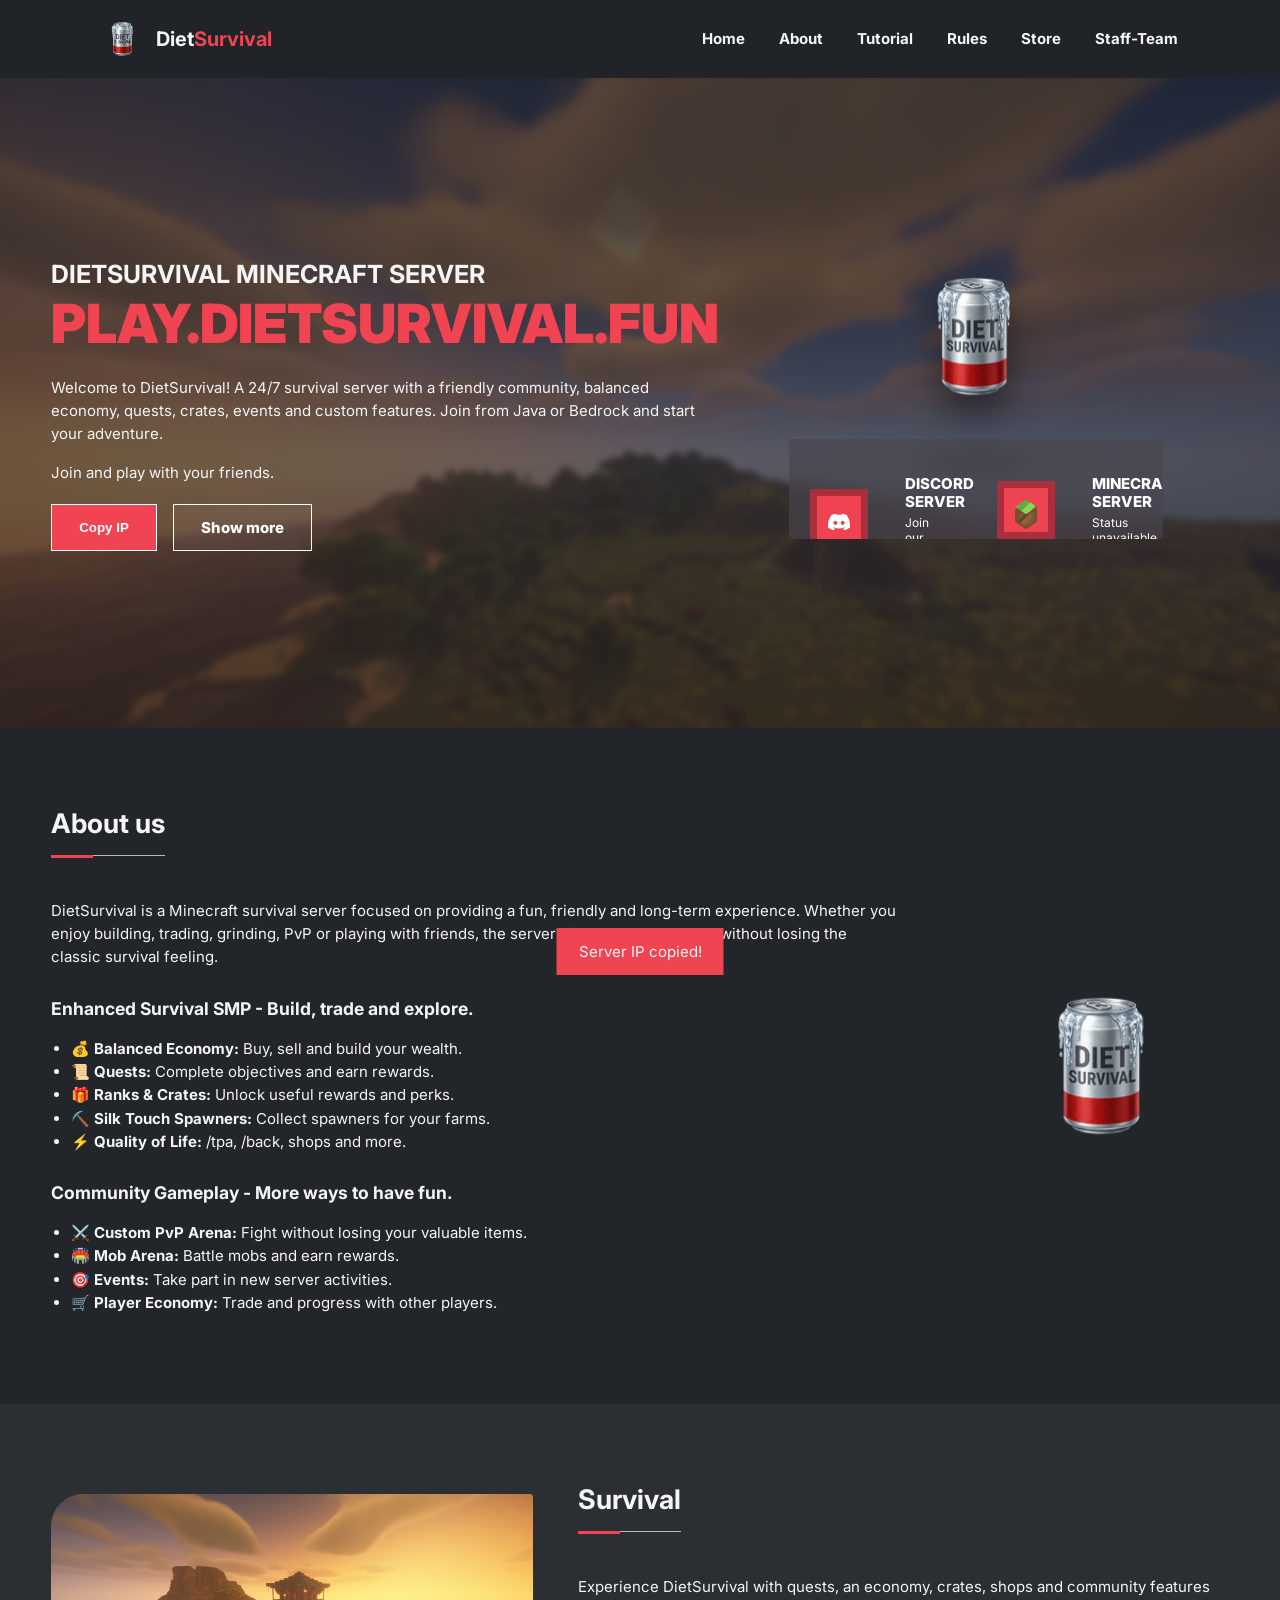
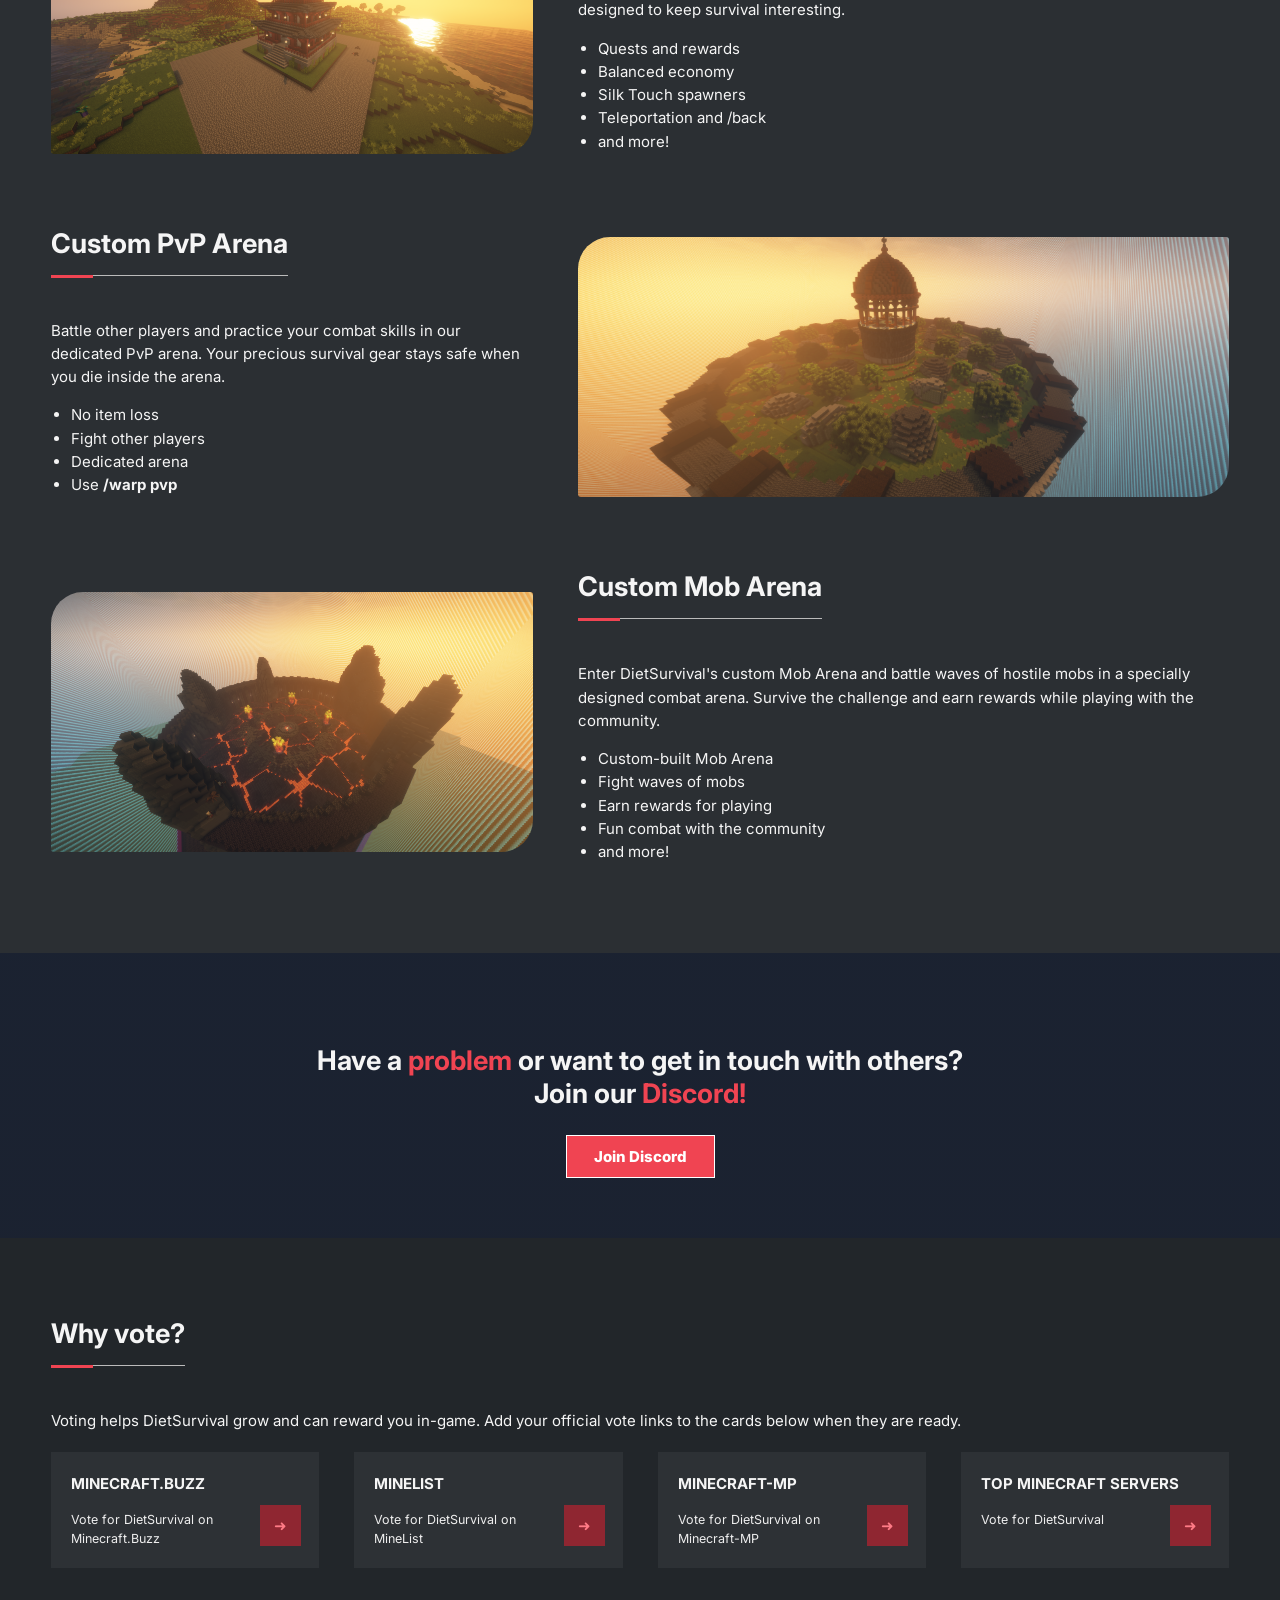
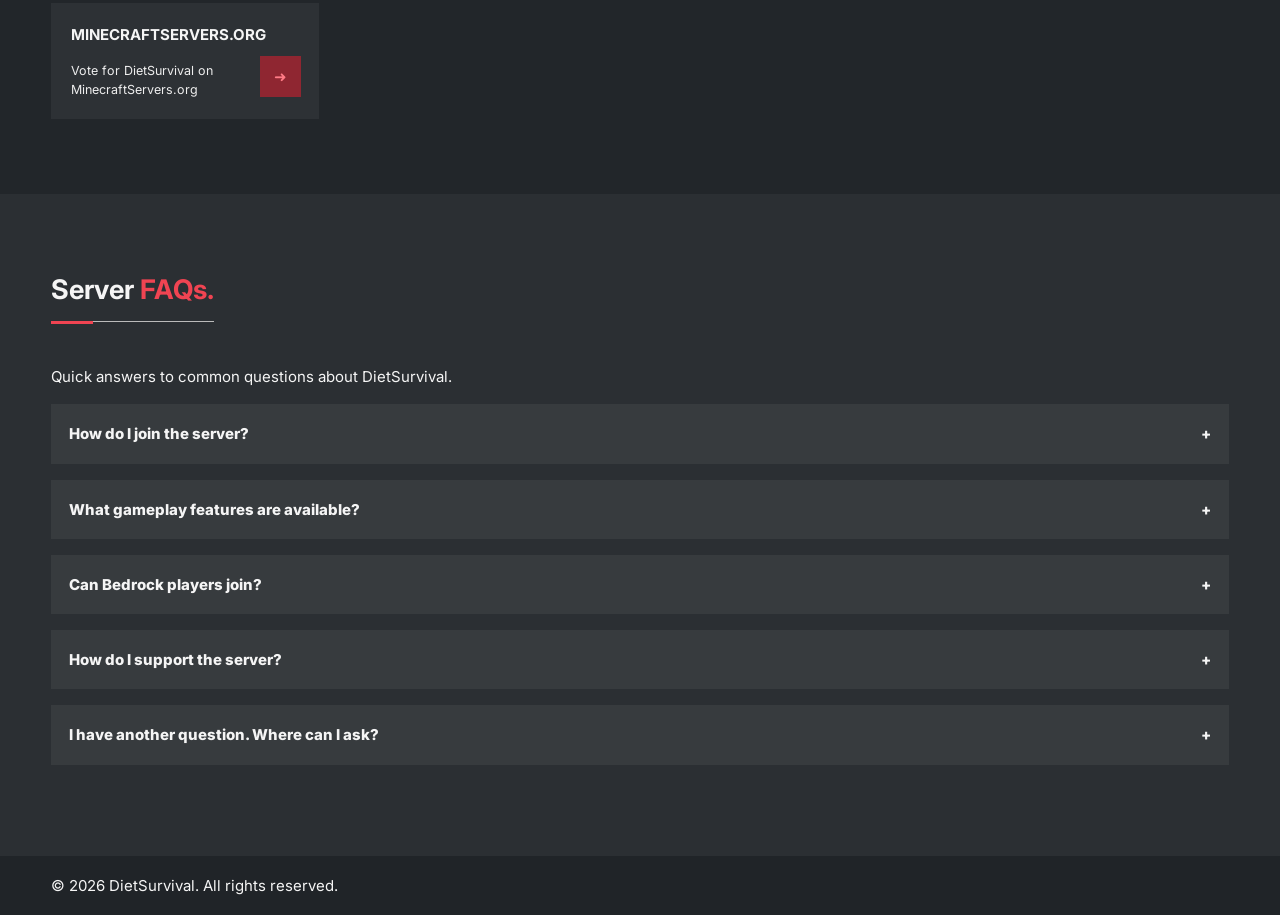
<file: index.html>
<!doctype html>
<html lang="en">
<head>
<meta charset="utf-8"><meta name="viewport" content="width=device-width, initial-scale=1, viewport-fit=cover">
<title>DietSurvival | Minecraft Survival Server</title>
<link rel="icon" type="image/png" href="assets/favicon.png">
<link rel="preconnect" href="https://fonts.googleapis.com"><link rel="preconnect" href="https://fonts.gstatic.com" crossorigin>
<link href="https://fonts.googleapis.com/css2?family=Inter:wght@400;600;700;800;900&display=swap" rel="stylesheet">
<link rel="stylesheet" href="style.css">

<style id="diet-responsive-v2">
/* Desktop + phone optimization */
html{-webkit-text-size-adjust:100%;overflow-x:hidden}
body{overflow-x:hidden}
img,video{max-width:100%;height:auto}
button,a,input{touch-action:manipulation}
.wrap{width:min(1400px,92%);margin-inline:auto}

/* Avoid oversized fixed content */
section,main,header,footer{max-width:100%}
.hero,.staff-hero,.rules-hero{background-position:center;background-size:cover}
.card,.rule-card{min-width:0}

/* Tablets */
@media (max-width:1024px){
  nav{gap:18px!important}
  .wrap{width:92%!important}
  .rules-grid{gap:14px!important}
  .quest-guide{gap:24px!important}
}

/* Phones */
@media (max-width:760px){
  body{font-size:15px}
  header{
    height:auto!important;min-height:64px!important;
    padding:11px 16px!important;gap:10px!important;
    flex-wrap:wrap!important;position:relative!important
  }
  .brand{font-size:18px!important;gap:8px!important}
  .brand img{height:40px!important;max-width:48px!important;object-fit:contain}
  nav{
    width:100%!important;display:flex!important;
    gap:5px 14px!important;justify-content:flex-start!important;
    overflow-x:auto!important;white-space:nowrap!important;
    padding:2px 0 4px!important;scrollbar-width:none
  }
  nav::-webkit-scrollbar{display:none}
  nav a{font-size:12px!important;padding:9px 2px!important;flex:0 0 auto}
  .discord{padding:9px 12px!important}

  .hero,.staff-hero,.rules-hero{
    min-height:300px!important;height:auto!important;
    padding:52px 18px!important;background-attachment:scroll!important
  }
  .hero h1,.staff-hero h1,.rules-hero h1{
    font-size:clamp(32px,10vw,44px)!important;line-height:1.02!important
  }
  .hero p,.staff-hero p,.rules-hero p{font-size:14px!important;line-height:1.55!important}

  /* Common two-column sections become stacked */
  .quest-guide,.portal-tutorial,.shop-guide{
    grid-template-columns:1fr!important;gap:22px!important;
    padding:18px!important;margin-top:28px!important
  }
  .quest-image img,.portal-tutorial img,.shop-guide img{
    width:100%!important;max-height:none!important;object-fit:cover
  }

  .rules-section,.staff-area,main{padding-top:34px!important}
  .rules-grid{grid-template-columns:1fr!important}
  .rule-card{padding:17px!important}
  .rule-card .num{flex-basis:40px!important;width:40px!important;height:40px!important}

  .grid,.staff-grid{gap:14px!important}
  .card,.member{width:calc(50% - 8px)!important;max-width:190px}
  .role{margin-bottom:30px!important}
  .role h2,.role-title{font-size:19px!important}

  footer{padding:18px 16px!important;text-align:center}
}

/* Very small phones */
@media (max-width:430px){
  .wrap{width:91%!important}
  .hero,.staff-hero,.rules-hero{padding:42px 14px!important}
  .hero h1,.staff-hero h1,.rules-hero h1{font-size:31px!important}
  .card,.member{width:100%!important;max-width:220px}
  .grid,.staff-grid{justify-content:center!important}
  .rule-card{gap:12px!important}
  .rule-card h3{font-size:15px!important}
  .rule-card p{font-size:13px!important}
}
</style>

</head>
<body>
<header><a class="brand" href="#home"><img src="assets/logo.png"><b>Diet<span>Survival</span></b></a>
<nav><a href="#home">Home</a><a href="#about">About</a><a href="tutorial.html">Tutorial</a><a href="rules.html">Rules</a><a href="https://store.dietsurvival.fun/">Store</a><a href="staff-team.html">Staff-Team</a></nav></header>

<section class="hero" id="home"><div class="hero-bg"></div><div class="wrap hero-grid">
<div><h4>DIETSURVIVAL MINECRAFT SERVER</h4><h1>PLAY.DIETSURVIVAL.FUN</h1>
<p>Welcome to DietSurvival! A 24/7 survival server with a friendly community, balanced economy, quests, crates, events and custom features. Join from Java or Bedrock and start your adventure.</p>
<p>Join and play with your friends.</p><div class="buttons"><button onclick="copyIP()">Copy IP</button><a href="#about">Show more</a></div></div>
<div class="hero-side"><img src="assets/logo.png"><div class="status">
<a class="status-card discord-status" href="https://discord.gg/KyxKYvyfGR" target="_blank">
  <div class="status-logo discord-logo">
    <svg viewBox="0 0 127.14 96.36" aria-hidden="true"><path fill="currentColor" d="M107.7 8.07A105.15 105.15 0 0 0 81.47 0a72.06 72.06 0 0 0-3.36 6.83 97.68 97.68 0 0 0-29.11 0A72.37 72.37 0 0 0 45.64 0 105.89 105.89 0 0 0 19.39 8.09C2.79 32.65-1.71 56.6.54 80.21a105.73 105.73 0 0 0 32.17 16.15 77.7 77.7 0 0 0 6.89-11.11 68.42 68.42 0 0 1-10.85-5.18c.91-.66 1.8-1.34 2.66-2a75.57 75.57 0 0 0 64.32 0c.87.71 1.76 1.39 2.66 2a68.68 68.68 0 0 1-10.87 5.19 77.36 77.36 0 0 0 6.89 11.1 105.25 105.25 0 0 0 32.19-16.14c2.64-27.38-4.51-51.11-18.9-72.15ZM42.45 65.69C36.18 65.69 31 60 31 53s5.08-12.7 11.45-12.7S54 46 53.89 53s-5.08 12.69-11.44 12.69Zm42.24 0C78.42 65.69 73.25 60 73.25 53s5.08-12.7 11.44-12.7S96.23 46 96.12 53s-5.08 12.69-11.43 12.69Z"/></svg>
  </div>
  <div class="status-copy"><b>DISCORD SERVER</b><small id="discord-online"><span class="live-dot"></span>Loading live status...</small><small class="muted" id="discord-members">Join our community</small></div>
</a>
<div class="status-card minecraft-status">
  <div class="status-logo mc-logo"><span class="grass-block" aria-hidden="true"></span></div>
  <div class="status-copy"><b>MINECRAFT SERVER</b><small id="mc-online"><span class="live-dot"></span>Loading live status...</small><small class="muted">play.dietsurvival.fun</small></div>
</div>
</div></div>
</div></section>

<section id="about" class="section"><div class="wrap about"><div>
<h2>About us</h2><p>DietSurvival is a Minecraft survival server focused on providing a fun, friendly and long-term experience. Whether you enjoy building, trading, grinding, PvP or playing with friends, the server gives you plenty to do without losing the classic survival feeling.</p>
<h3>Enhanced Survival SMP - Build, trade and explore.</h3>
<ul><li>💰 <b>Balanced Economy:</b> Buy, sell and build your wealth.</li><li>📜 <b>Quests:</b> Complete objectives and earn rewards.</li><li>🎁 <b>Ranks & Crates:</b> Unlock useful rewards and perks.</li><li>⛏️ <b>Silk Touch Spawners:</b> Collect spawners for your farms.</li><li>⚡ <b>Quality of Life:</b> /tpa, /back, shops and more.</li></ul>
<h3>Community Gameplay - More ways to have fun.</h3>
<ul><li>⚔️ <b>Custom PvP Arena:</b> Fight without losing your valuable items.</li><li>🏟️ <b>Mob Arena:</b> Battle mobs and earn rewards.</li><li>🎯 <b>Events:</b> Take part in new server activities.</li><li>🛒 <b>Player Economy:</b> Trade and progress with other players.</li></ul></div><img src="assets/logo.png"></div></section>

<section class="section alt"><div class="wrap modes">
<div class="mode-image hero-shot"></div><div><h2>Survival</h2><p>Experience DietSurvival with quests, an economy, crates, shops and community features designed to keep survival interesting.</p><ul><li>Quests and rewards</li><li>Balanced economy</li><li>Silk Touch spawners</li><li>Teleportation and /back</li><li>and more!</li></ul></div>
<div><h2>Custom PvP Arena</h2><p>Battle other players and practice your combat skills in our dedicated PvP arena. Your precious survival gear stays safe when you die inside the arena.</p><ul><li>No item loss</li><li>Fight other players</li><li>Dedicated arena</li><li>Use <b>/warp pvp</b></li></ul></div><div class="mode-image pvp-shot"></div>
<div class="mode-image mob-shot"></div><div><h2>Custom Mob Arena</h2><p>Enter DietSurvival's custom Mob Arena and battle waves of hostile mobs in a specially designed combat arena. Survive the challenge and earn rewards while playing with the community.</p><ul><li>Custom-built Mob Arena</li><li>Fight waves of mobs</li><li>Earn rewards for playing</li><li>Fun combat with the community</li><li>and more!</li></ul></div>
</div></section>

<section class="discord"><div><h2>Have a <span>problem</span> or want to get in touch with others?<br>Join our <span>Discord!</span></h2><a href="https://discord.gg/KyxKYvyfGR" target="_blank">Join Discord</a></div></section>

<section class="section" id="store"><div class="wrap"><h2>Why vote?</h2><p>Voting helps DietSurvival grow and can reward you in-game. Add your official vote links to the cards below when they are ready.</p>

<div class="vote-grid">
<a class="vote-card" href="https://minecraft.buzz/vote/diet-survival" target="_blank" rel="noopener"><b>MINECRAFT.BUZZ</b><small>Vote for DietSurvival on Minecraft.Buzz</small><i>➜</i></a>


<a class="vote-card" href="https://minelist.io/diet-survival/vote" target="_blank" rel="noopener"><b>MINELIST</b><small>Vote for DietSurvival on MineList</small><i>➜</i></a>
<a class="vote-card" href="https://minecraft-mp.com/server/363546/vote/" target="_blank" rel="noopener"><b>MINECRAFT-MP</b><small>Vote for DietSurvival on Minecraft-MP</small><i>➜</i></a>
<a class="vote-card" href="https://topminecraftservers.org/server/44389" target="_blank" rel="noopener"><b>TOP MINECRAFT SERVERS</b><small>Vote for DietSurvival</small><i>➜</i></a>
<a class="vote-card" href="https://minecraftservers.org/vote/692777" target="_blank" rel="noopener"><b>MINECRAFTSERVERS.ORG</b><small>Vote for DietSurvival on MinecraftServers.org</small><i>➜</i></a>
</div>
</div></section>



<section class="section alt" id="faq"><div class="wrap"><h2>Server <span>FAQs.</span></h2><p>Quick answers to common questions about DietSurvival.</p>
<div class="faq">
<details><summary>How do I join the server?</summary><p>Java: add <b>play.dietsurvival.fun</b>. Bedrock: use <b>play.dietsurvival.fun</b> with port <b>27779</b>.</p></details>
<details><summary>What gameplay features are available?</summary><p>Survival, economy, quests, crates, shops, Silk Touch spawners, Mob Arena, custom PvP, teleportation, /back and events.</p></details>
<details><summary>Can Bedrock players join?</summary><p>Yes. Use play.dietsurvival.fun and port 27779.</p></details>
<details><summary>How do I support the server?</summary><p>You can vote for the server, invite friends, participate in the community and use the store when available.</p></details>
<details><summary>I have another question. Where can I ask?</summary><p>Join the DietSurvival Discord and contact the community or staff team.</p></details>
</div></div></section>

<section id="rules" class="hidden-anchor"></section><section id="staff" class="hidden-anchor"></section>
<footer><div class="wrap">© 2026 DietSurvival. All rights reserved.</div></footer>
<div id="toast">Server IP copied!</div><script src="script.js"></script>
</body></html>
</file>
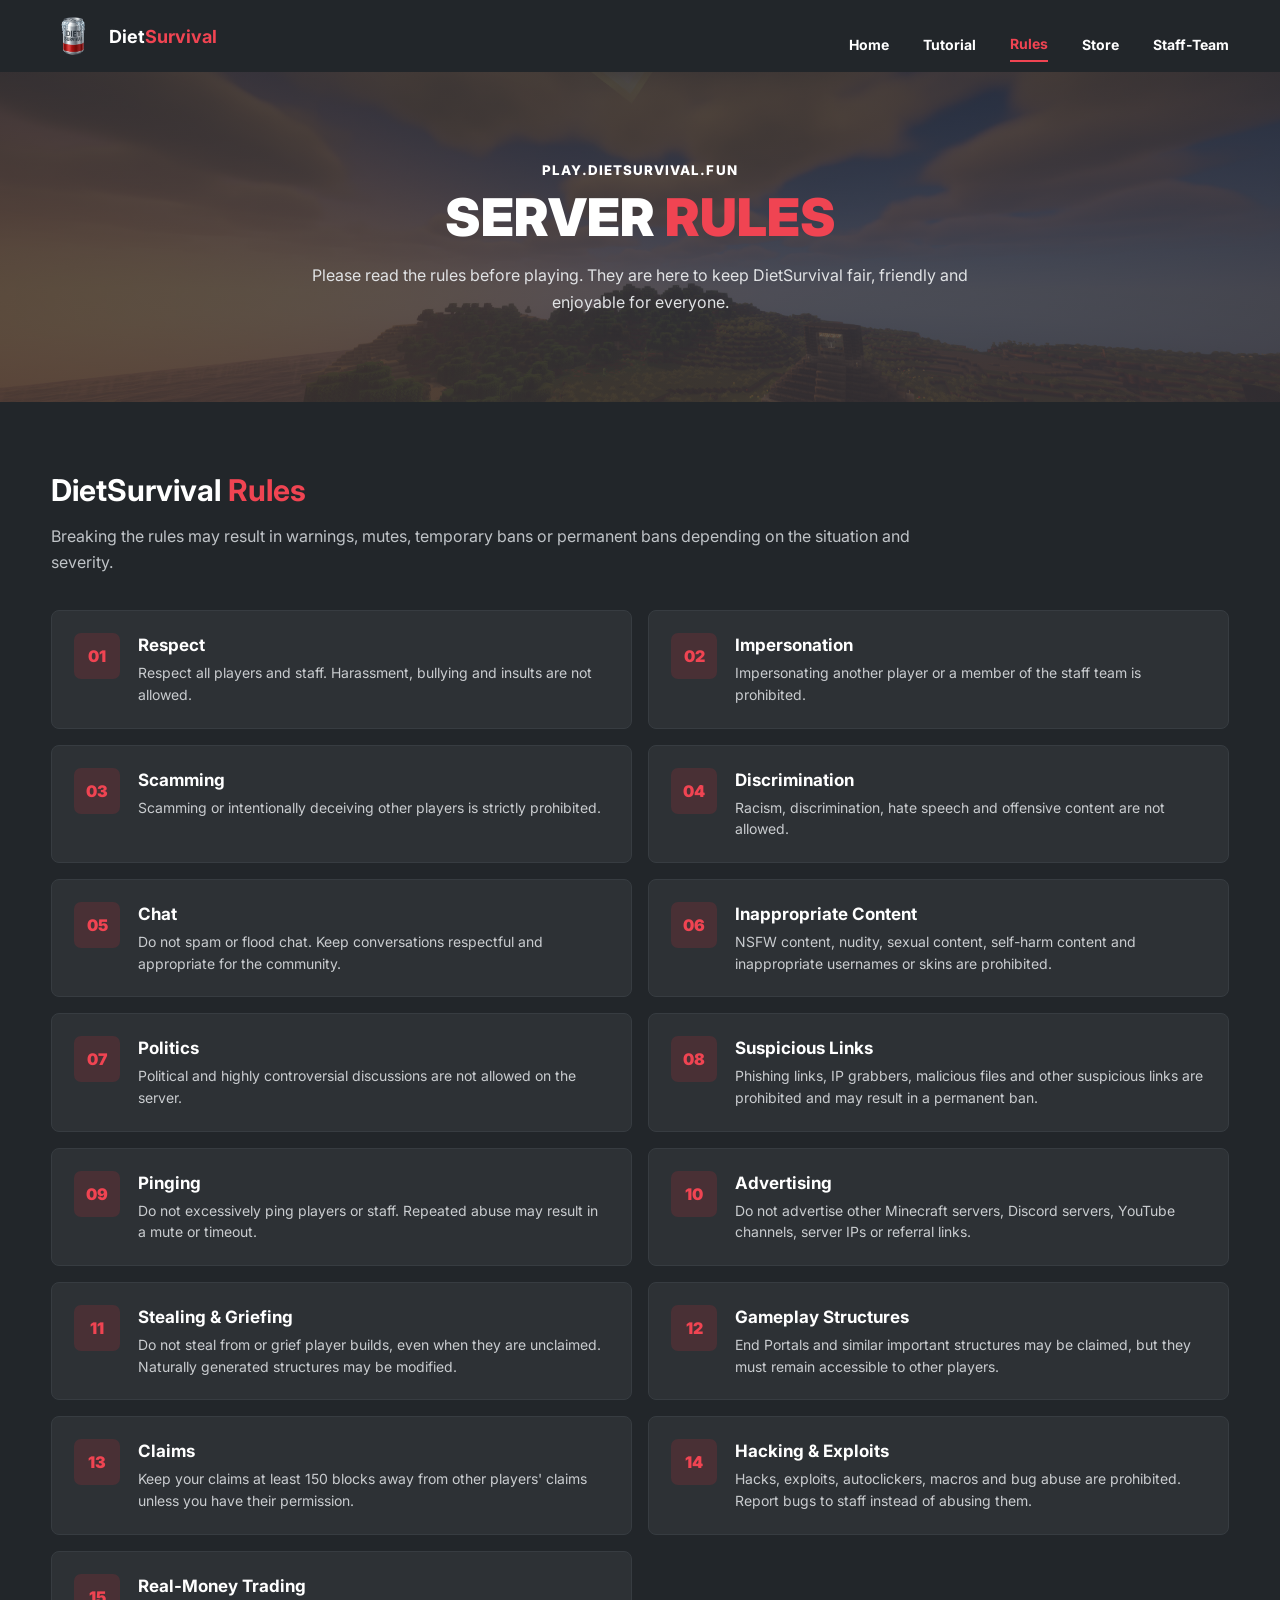
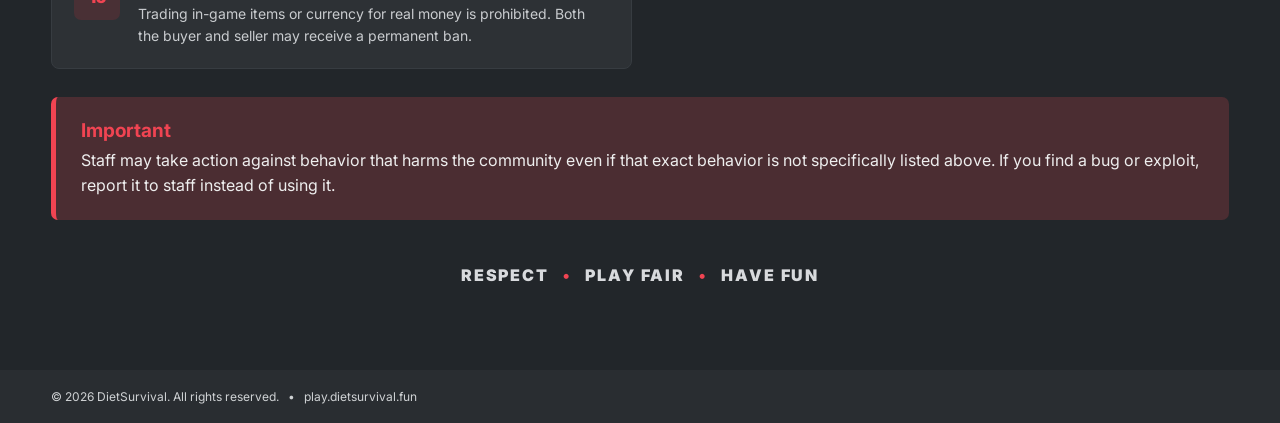
<file: rules.html>
<!doctype html>
<html lang="en">
<head>
<meta charset="utf-8">
<meta name="viewport" content="width=device-width, initial-scale=1, viewport-fit=cover">
<title>DietSurvival | Server Rules</title>
<link rel="icon" type="image/png" href="assets/favicon.png">
<link rel="preconnect" href="https://fonts.googleapis.com">
<link rel="preconnect" href="https://fonts.gstatic.com" crossorigin>
<link href="https://fonts.googleapis.com/css2?family=Inter:wght@400;600;700;800;900&display=swap" rel="stylesheet">
<style>
*{box-sizing:border-box}html{scroll-behavior:smooth}body{margin:0;background:#22262a;color:#fff;font-family:Inter,Arial,sans-serif}a{color:inherit;text-decoration:none}
.wrap{width:min(1400px,92%);margin:auto}
header{min-height:72px;background:#22262a;display:flex;align-items:center;justify-content:space-between;padding:0 max(4%,calc((100% - 1400px)/2));position:relative;z-index:5}
.brand{display:flex;align-items:center;gap:12px;font-size:18px;font-weight:900}.brand img{height:44px;width:auto}.brand .red{color:#f04452}
nav{display:flex;gap:34px;align-items:center}nav a{font-size:14px;font-weight:700;padding:25px 0 8px}nav a:hover,nav a.active{color:#f04452;border-bottom:2px solid #f04452}
.rules-hero{min-height:330px;display:grid;place-items:center;text-align:center;padding:55px 20px;background:linear-gradient(rgba(28,34,47,.74),rgba(53,47,50,.78)),url("assets/hero.jpg") center/cover}
.rules-hero small{font-weight:800;letter-spacing:.08em}.rules-hero h1{font-size:52px;margin:7px 0 13px;font-weight:900}.rules-hero h1 span{color:#f04452}.rules-hero p{max-width:720px;margin:auto;color:#e0e2e4;line-height:1.65}
.rules-section{padding:70px 0 85px}.intro{margin-bottom:35px}.intro h2{font-size:30px;margin:0 0 10px}.intro h2 span{color:#f04452}.intro p{color:#bfc3c7;max-width:900px;line-height:1.6}
.rules-grid{display:grid;grid-template-columns:repeat(2,1fr);gap:16px}
.rule-card{display:flex;gap:18px;background:#2d3135;border:1px solid #373c41;border-radius:8px;padding:22px;transition:.2s ease}
.rule-card:hover{transform:translateY(-2px);border-color:#f04452;background:#303438}
.num{flex:0 0 46px;width:46px;height:46px;border-radius:7px;background:#493035;color:#f04452;display:grid;place-items:center;font-weight:900}
.rule-card h3{margin:2px 0 7px;font-size:17px}.rule-card p{margin:0;color:#c9cccf;line-height:1.55;font-size:14px}
.notice{margin-top:28px;background:#4b2d32;border-left:5px solid #f04452;border-radius:7px;padding:22px 25px}.notice strong{display:block;color:#f04452;font-size:19px;margin-bottom:6px}.notice p{margin:0;color:#eee;line-height:1.55}
.values{text-align:center;margin-top:45px;font-weight:900;letter-spacing:.12em;color:#d8dadd}.values span{color:#f04452;margin:0 9px}
footer{background:#292d31;padding:19px 0;color:#cfd2d4;font-size:12px}
@media(max-width:800px){header{padding:14px 5%;flex-wrap:wrap;gap:12px}nav{gap:16px;flex-wrap:wrap}.rules-grid{grid-template-columns:1fr}.rules-hero h1{font-size:39px}}
</style>

<style id="diet-responsive-v2">
/* Desktop + phone optimization */
html{-webkit-text-size-adjust:100%;overflow-x:hidden}
body{overflow-x:hidden}
img,video{max-width:100%;height:auto}
button,a,input{touch-action:manipulation}
.wrap{width:min(1400px,92%);margin-inline:auto}

/* Avoid oversized fixed content */
section,main,header,footer{max-width:100%}
.hero,.staff-hero,.rules-hero{background-position:center;background-size:cover}
.card,.rule-card{min-width:0}

/* Tablets */
@media (max-width:1024px){
  nav{gap:18px!important}
  .wrap{width:92%!important}
  .rules-grid{gap:14px!important}
  .quest-guide{gap:24px!important}
}

/* Phones */
@media (max-width:760px){
  body{font-size:15px}
  header{
    height:auto!important;min-height:64px!important;
    padding:11px 16px!important;gap:10px!important;
    flex-wrap:wrap!important;position:relative!important
  }
  .brand{font-size:18px!important;gap:8px!important}
  .brand img{height:40px!important;max-width:48px!important;object-fit:contain}
  nav{
    width:100%!important;display:flex!important;
    gap:5px 14px!important;justify-content:flex-start!important;
    overflow-x:auto!important;white-space:nowrap!important;
    padding:2px 0 4px!important;scrollbar-width:none
  }
  nav::-webkit-scrollbar{display:none}
  nav a{font-size:12px!important;padding:9px 2px!important;flex:0 0 auto}
  .discord{padding:9px 12px!important}

  .hero,.staff-hero,.rules-hero{
    min-height:300px!important;height:auto!important;
    padding:52px 18px!important;background-attachment:scroll!important
  }
  .hero h1,.staff-hero h1,.rules-hero h1{
    font-size:clamp(32px,10vw,44px)!important;line-height:1.02!important
  }
  .hero p,.staff-hero p,.rules-hero p{font-size:14px!important;line-height:1.55!important}

  /* Common two-column sections become stacked */
  .quest-guide,.portal-tutorial,.shop-guide{
    grid-template-columns:1fr!important;gap:22px!important;
    padding:18px!important;margin-top:28px!important
  }
  .quest-image img,.portal-tutorial img,.shop-guide img{
    width:100%!important;max-height:none!important;object-fit:cover
  }

  .rules-section,.staff-area,main{padding-top:34px!important}
  .rules-grid{grid-template-columns:1fr!important}
  .rule-card{padding:17px!important}
  .rule-card .num{flex-basis:40px!important;width:40px!important;height:40px!important}

  .grid,.staff-grid{gap:14px!important}
  .card,.member{width:calc(50% - 8px)!important;max-width:190px}
  .role{margin-bottom:30px!important}
  .role h2,.role-title{font-size:19px!important}

  footer{padding:18px 16px!important;text-align:center}
}

/* Very small phones */
@media (max-width:430px){
  .wrap{width:91%!important}
  .hero,.staff-hero,.rules-hero{padding:42px 14px!important}
  .hero h1,.staff-hero h1,.rules-hero h1{font-size:31px!important}
  .card,.member{width:100%!important;max-width:220px}
  .grid,.staff-grid{justify-content:center!important}
  .rule-card{gap:12px!important}
  .rule-card h3{font-size:15px!important}
  .rule-card p{font-size:13px!important}
}
</style>

</head>
<body>
<header>
<a class="brand" href="index.html"><img src="assets/logo.png" alt="DietSurvival logo"><b>Diet<span class="red">Survival</span></b></a>
<nav>
<a href="index.html">Home</a>
<a href="tutorial.html">Tutorial</a>
<a class="active" href="rules.html">Rules</a>
<a href="https://store.dietsurvival.fun/">Store</a>
<a href="staff-team.html">Staff-Team</a>
</nav>
</header>

<section class="rules-hero">
<div>
<small>PLAY.DIETSURVIVAL.FUN</small>
<h1>SERVER <span>RULES</span></h1>
<p>Please read the rules before playing. They are here to keep DietSurvival fair, friendly and enjoyable for everyone.</p>
</div>
</section>

<main class="rules-section">
<div class="wrap">
<div class="intro">
<h2>DietSurvival <span>Rules</span></h2>
<p>Breaking the rules may result in warnings, mutes, temporary bans or permanent bans depending on the situation and severity.</p>
</div>
<div class="rules-grid"><article class="rule-card"><span class="num">01</span><div><h3>Respect</h3><p>Respect all players and staff. Harassment, bullying and insults are not allowed.</p></div></article>
<article class="rule-card"><span class="num">02</span><div><h3>Impersonation</h3><p>Impersonating another player or a member of the staff team is prohibited.</p></div></article>
<article class="rule-card"><span class="num">03</span><div><h3>Scamming</h3><p>Scamming or intentionally deceiving other players is strictly prohibited.</p></div></article>
<article class="rule-card"><span class="num">04</span><div><h3>Discrimination</h3><p>Racism, discrimination, hate speech and offensive content are not allowed.</p></div></article>
<article class="rule-card"><span class="num">05</span><div><h3>Chat</h3><p>Do not spam or flood chat. Keep conversations respectful and appropriate for the community.</p></div></article>
<article class="rule-card"><span class="num">06</span><div><h3>Inappropriate Content</h3><p>NSFW content, nudity, sexual content, self-harm content and inappropriate usernames or skins are prohibited.</p></div></article>
<article class="rule-card"><span class="num">07</span><div><h3>Politics</h3><p>Political and highly controversial discussions are not allowed on the server.</p></div></article>
<article class="rule-card"><span class="num">08</span><div><h3>Suspicious Links</h3><p>Phishing links, IP grabbers, malicious files and other suspicious links are prohibited and may result in a permanent ban.</p></div></article>
<article class="rule-card"><span class="num">09</span><div><h3>Pinging</h3><p>Do not excessively ping players or staff. Repeated abuse may result in a mute or timeout.</p></div></article>
<article class="rule-card"><span class="num">10</span><div><h3>Advertising</h3><p>Do not advertise other Minecraft servers, Discord servers, YouTube channels, server IPs or referral links.</p></div></article>
<article class="rule-card"><span class="num">11</span><div><h3>Stealing & Griefing</h3><p>Do not steal from or grief player builds, even when they are unclaimed. Naturally generated structures may be modified.</p></div></article>
<article class="rule-card"><span class="num">12</span><div><h3>Gameplay Structures</h3><p>End Portals and similar important structures may be claimed, but they must remain accessible to other players.</p></div></article>
<article class="rule-card"><span class="num">13</span><div><h3>Claims</h3><p>Keep your claims at least 150 blocks away from other players' claims unless you have their permission.</p></div></article>
<article class="rule-card"><span class="num">14</span><div><h3>Hacking & Exploits</h3><p>Hacks, exploits, autoclickers, macros and bug abuse are prohibited. Report bugs to staff instead of abusing them.</p></div></article>
<article class="rule-card"><span class="num">15</span><div><h3>Real-Money Trading</h3><p>Trading in-game items or currency for real money is prohibited. Both the buyer and seller may receive a permanent ban.</p></div></article></div>

<div class="notice">
<strong>Important</strong>
<p>Staff may take action against behavior that harms the community even if that exact behavior is not specifically listed above. If you find a bug or exploit, report it to staff instead of using it.</p>
</div>
<div class="values">RESPECT <span>•</span> PLAY FAIR <span>•</span> HAVE FUN</div>
</div>
</main>

<footer><div class="wrap">© 2026 DietSurvival. All rights reserved. &nbsp; • &nbsp; play.dietsurvival.fun</div></footer>
</body>
</html>
</file>
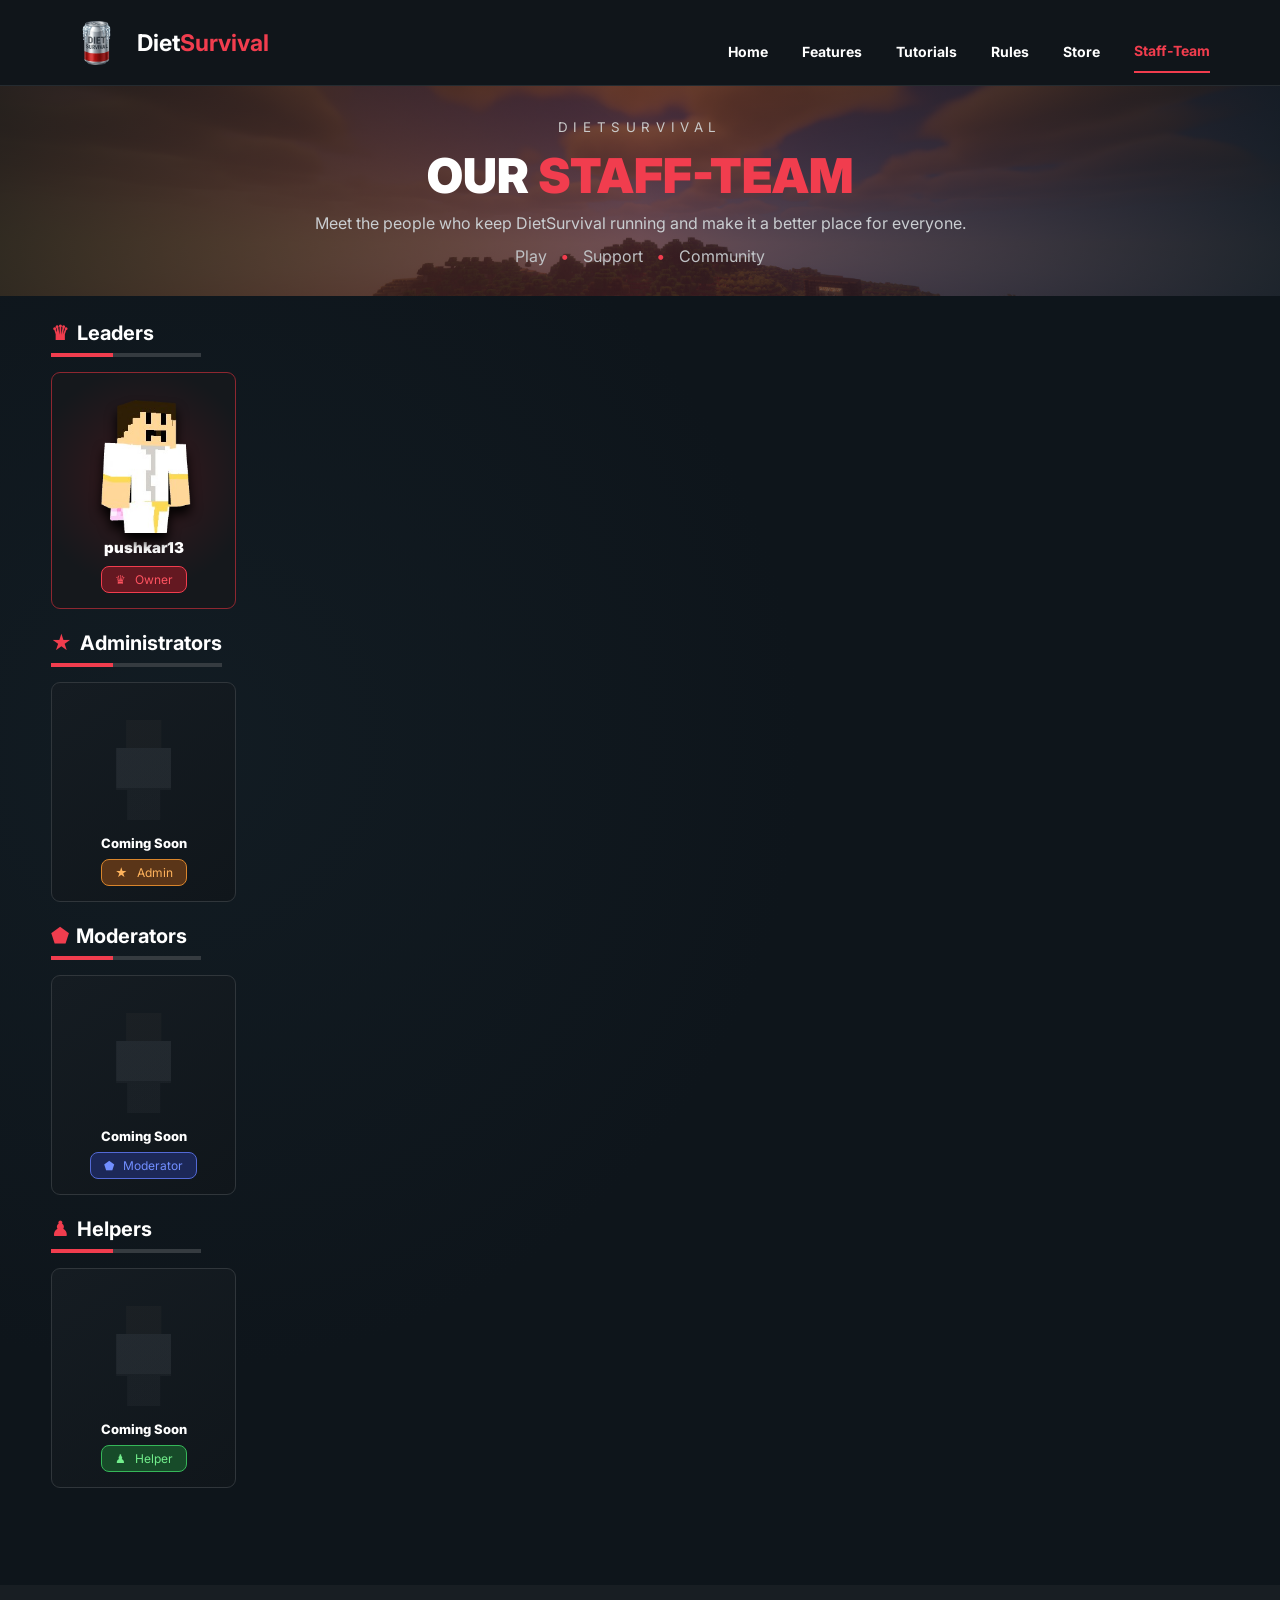
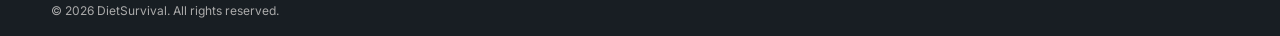
<file: staff-team.html>
<!doctype html>
<html lang="en">
<head>
<meta charset="utf-8"><meta name="viewport" content="width=device-width, initial-scale=1, viewport-fit=cover">
<title>DietSurvival | Staff-Team</title>
<link rel="icon" type="image/png" href="assets/favicon.png">
<link rel="preconnect" href="https://fonts.googleapis.com">
<link rel="preconnect" href="https://fonts.gstatic.com" crossorigin>
<link href="https://fonts.googleapis.com/css2?family=Inter:wght@400;600;700;800;900&display=swap" rel="stylesheet">
<style>
*{box-sizing:border-box}html{scroll-behavior:smooth}body{margin:0;background:#0e151b;color:#fff;font-family:Inter,Arial,sans-serif}a{color:inherit;text-decoration:none}
.wrap{width:min(1370px,89%);margin:auto}
header{height:86px;background:#10151a;display:flex;align-items:center;justify-content:space-between;padding:0 max(5.5%,calc((100% - 1370px)/2));border-bottom:1px solid #252b30}
.brand{display:flex;align-items:center;gap:12px;font-size:23px;font-weight:900}.brand img{height:52px}.red{color:#f13d4e}
nav{display:flex;align-items:center;gap:34px}nav a{font-weight:700;font-size:14px;padding:30px 0 12px}nav a:hover,nav a.active{color:#f13d4e;border-bottom:2px solid #f13d4e}
.discord{border:1px solid #e63243!important;border-radius:10px;padding:13px 20px!important;color:#fff!important;background:#451219}
.hero{height:210px;text-align:center;display:grid;place-items:center;background:linear-gradient(90deg,rgba(10,15,20,.83),rgba(55,13,20,.64),rgba(10,15,20,.84)),url("assets/hero.jpg") center/cover}
.hero small{letter-spacing:.42em;color:#c9c9c9}.hero h1{font-size:48px;margin:10px 0 8px;font-weight:900}.hero p{margin:0;color:#c9cdd0}.dots{margin-top:13px;color:#bfc2c5}.dots b{color:#f13d4e;margin:0 10px}
main{padding:25px 0 75px;min-height:680px;background:radial-gradient(circle at 14% 35%,#121c23 0,#0e151b 45%)}
.role{margin-bottom:22px}.role h2{font-size:20px;margin:0 0 15px;display:inline-block;min-width:150px;border-bottom:4px solid #353b40;padding-bottom:8px;position:relative}
.role h2:after{content:"";position:absolute;left:0;bottom:-4px;height:4px;width:62px;background:#f13d4e}.role-icon{color:#f13d4e;margin-right:8px}
.grid{display:flex;gap:24px;flex-wrap:wrap}.card{width:185px;min-height:220px;border:1px solid #30363b;border-radius:9px;background:linear-gradient(145deg,#151c22,#10161b);display:flex;flex-direction:column;align-items:center;justify-content:flex-end;padding:15px;transition:.2s}
.card:hover{transform:translateY(-4px);border-color:#e63445;box-shadow:0 10px 28px rgba(0,0,0,.3)}.owner{border-color:#8e2730;background:radial-gradient(circle at 50% 45%,#3a181c,#15181c 70%)}
.skin{height:145px;max-width:130px;object-fit:contain;filter:drop-shadow(0 8px 6px #000);transition:.2s}.owner:hover .skin{transform:scale(1.04)}
.name{font-size:15px;font-weight:900;margin:5px 0 9px}.badge{font-size:12px;border-radius:8px;padding:5px 13px;border:1px solid #f13d4e;background:#641821;color:#ff5360}
.placeholder{width:55px;height:100px;margin-bottom:15px;opacity:.22;background:linear-gradient(#333 0 28%,#596068 28% 68%,#343a40 68%);clip-path:polygon(18% 0,82% 0,82% 28%,100% 28%,100% 70%,80% 70%,80% 100%,20% 100%,20% 70%,0 70%,0 28%,18% 28%)}
.admin{color:#ffb35c;border-color:#d9852c;background:#5a3518}.moderator{color:#718eff;border-color:#5369d5;background:#1c2858}.helper{color:#72ee8c;border-color:#36b759;background:#174b29}
.coming{font-size:13px;font-weight:800;margin-bottom:8px}footer{padding:18px 0;background:#181e23;color:#aaa;font-size:12px}
@media(max-width:850px){header{height:auto;padding:14px 5%;flex-wrap:wrap;gap:10px}nav{gap:15px;flex-wrap:wrap}.hero h1{font-size:35px}.hero{height:230px}}
</style>
<style id="diet-responsive-v2">
/* Desktop + phone optimization */
html{-webkit-text-size-adjust:100%;overflow-x:hidden}
body{overflow-x:hidden}
img,video{max-width:100%;height:auto}
button,a,input{touch-action:manipulation}
.wrap{width:min(1400px,92%);margin-inline:auto}

/* Avoid oversized fixed content */
section,main,header,footer{max-width:100%}
.hero,.staff-hero,.rules-hero{background-position:center;background-size:cover}
.card,.rule-card{min-width:0}

/* Tablets */
@media (max-width:1024px){
  nav{gap:18px!important}
  .wrap{width:92%!important}
  .rules-grid{gap:14px!important}
  .quest-guide{gap:24px!important}
}

/* Phones */
@media (max-width:760px){
  body{font-size:15px}
  header{
    height:auto!important;min-height:64px!important;
    padding:11px 16px!important;gap:10px!important;
    flex-wrap:wrap!important;position:relative!important
  }
  .brand{font-size:18px!important;gap:8px!important}
  .brand img{height:40px!important;max-width:48px!important;object-fit:contain}
  nav{
    width:100%!important;display:flex!important;
    gap:5px 14px!important;justify-content:flex-start!important;
    overflow-x:auto!important;white-space:nowrap!important;
    padding:2px 0 4px!important;scrollbar-width:none
  }
  nav::-webkit-scrollbar{display:none}
  nav a{font-size:12px!important;padding:9px 2px!important;flex:0 0 auto}
  .discord{padding:9px 12px!important}

  .hero,.staff-hero,.rules-hero{
    min-height:300px!important;height:auto!important;
    padding:52px 18px!important;background-attachment:scroll!important
  }
  .hero h1,.staff-hero h1,.rules-hero h1{
    font-size:clamp(32px,10vw,44px)!important;line-height:1.02!important
  }
  .hero p,.staff-hero p,.rules-hero p{font-size:14px!important;line-height:1.55!important}

  /* Common two-column sections become stacked */
  .quest-guide,.portal-tutorial,.shop-guide{
    grid-template-columns:1fr!important;gap:22px!important;
    padding:18px!important;margin-top:28px!important
  }
  .quest-image img,.portal-tutorial img,.shop-guide img{
    width:100%!important;max-height:none!important;object-fit:cover
  }

  .rules-section,.staff-area,main{padding-top:34px!important}
  .rules-grid{grid-template-columns:1fr!important}
  .rule-card{padding:17px!important}
  .rule-card .num{flex-basis:40px!important;width:40px!important;height:40px!important}

  .grid,.staff-grid{gap:14px!important}
  .card,.member{width:calc(50% - 8px)!important;max-width:190px}
  .role{margin-bottom:30px!important}
  .role h2,.role-title{font-size:19px!important}

  footer{padding:18px 16px!important;text-align:center}
}

/* Very small phones */
@media (max-width:430px){
  .wrap{width:91%!important}
  .hero,.staff-hero,.rules-hero{padding:42px 14px!important}
  .hero h1,.staff-hero h1,.rules-hero h1{font-size:31px!important}
  .card,.member{width:100%!important;max-width:220px}
  .grid,.staff-grid{justify-content:center!important}
  .rule-card{gap:12px!important}
  .rule-card h3{font-size:15px!important}
  .rule-card p{font-size:13px!important}
}
</style>

</head>
<body>
<header>
<a class="brand" href="index.html"><img src="assets/logo.png" alt="DietSurvival"><b>Diet<span class="red">Survival</span></b></a>
<nav><a href="index.html">Home</a><a href="index.html#features">Features</a><a href="tutorial.html">Tutorials</a><a href="rules.html">Rules</a><a href="https://store.dietsurvival.fun/">Store</a><a class="active" href="staff-team.html">Staff-Team</a></nav>
</header>
<section class="hero"><div><small>DIETSURVIVAL</small><h1>OUR <span class="red">STAFF-TEAM</span></h1><p>Meet the people who keep DietSurvival running and make it a better place for everyone.</p><div class="dots">Play <b>•</b> Support <b>•</b> Community</div></div></section>
<main><div class="wrap">
<section class="role"><h2><span class="role-icon">♛</span>Leaders</h2><div class="grid">
<div class="card owner"><img class="skin" src="assets/pushkar13-owner.png" alt="Pushkar13 Minecraft skin"><div class="name">pushkar13</div><span class="badge">♛ &nbsp; Owner</span></div>
</div></section>

<section class="role"><h2><span class="role-icon">★</span>Administrators</h2><div class="grid">
<div class="card"><div class="placeholder"></div><div class="coming">Coming Soon</div><span class="badge admin">★ &nbsp; Admin</span></div>
</div></section>

<section class="role"><h2><span class="role-icon">⬟</span>Moderators</h2><div class="grid">
<div class="card"><div class="placeholder"></div><div class="coming">Coming Soon</div><span class="badge moderator">⬟ &nbsp; Moderator</span></div>
</div></section>
<section class="role"><h2><span class="role-icon">♟</span>Helpers</h2><div class="grid">
<div class="card"><div class="placeholder"></div><div class="coming">Coming Soon</div><span class="badge helper">♟ &nbsp; Helper</span></div>
</div></section>
</div></main>
<footer><div class="wrap">© 2026 DietSurvival. All rights reserved.</div></footer>
</body></html>
</file>
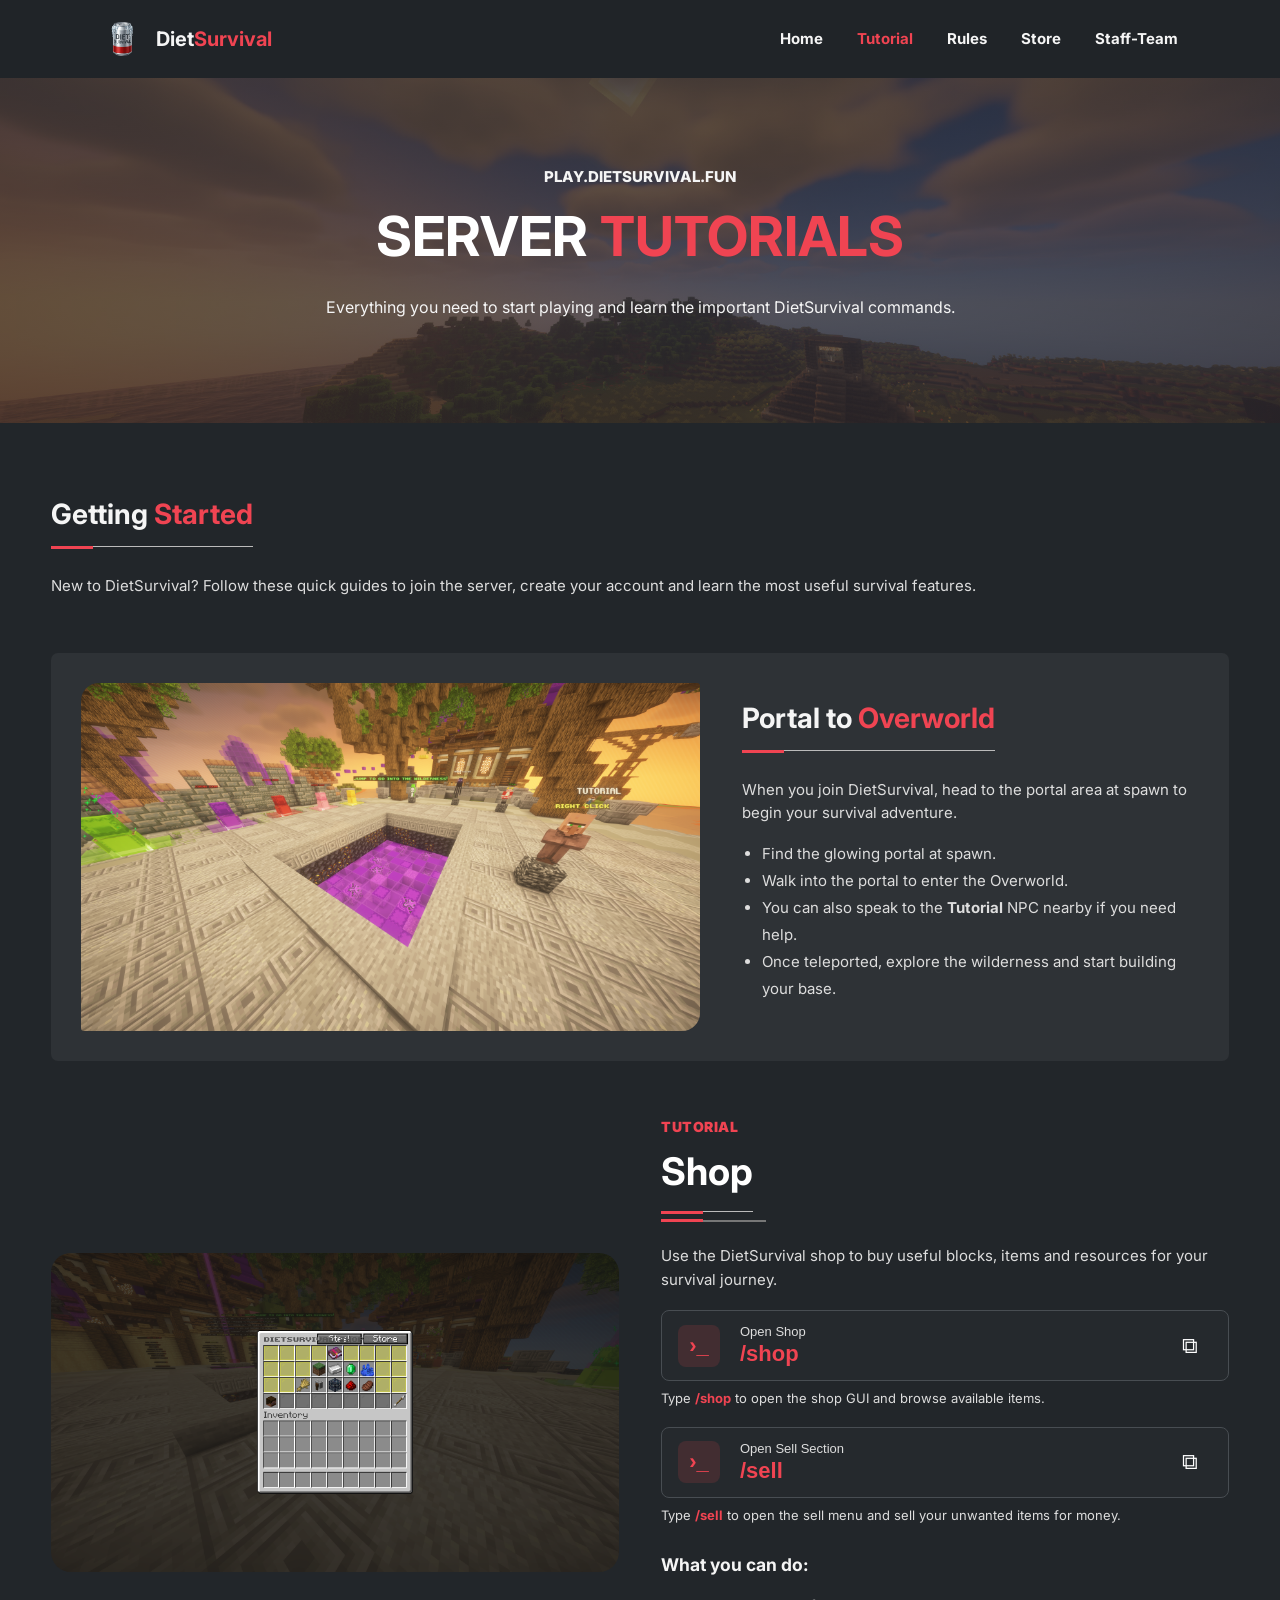
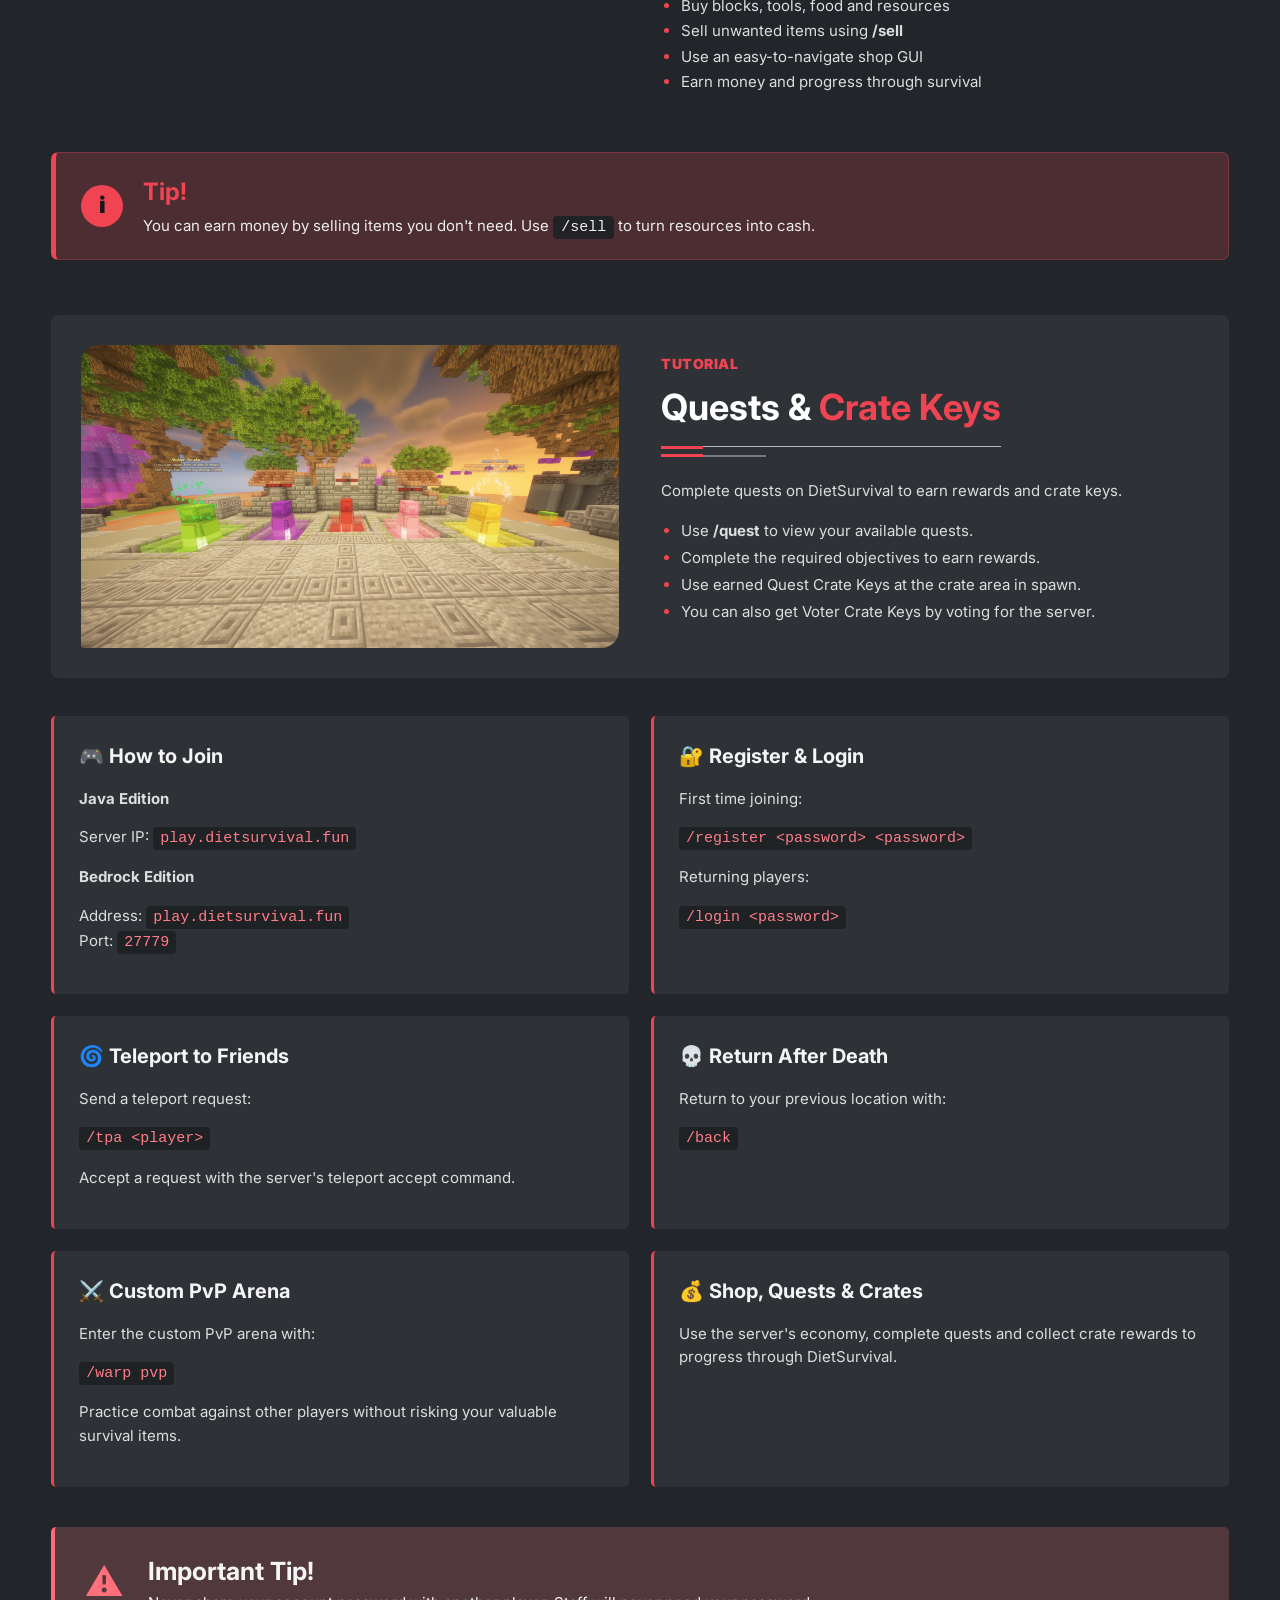
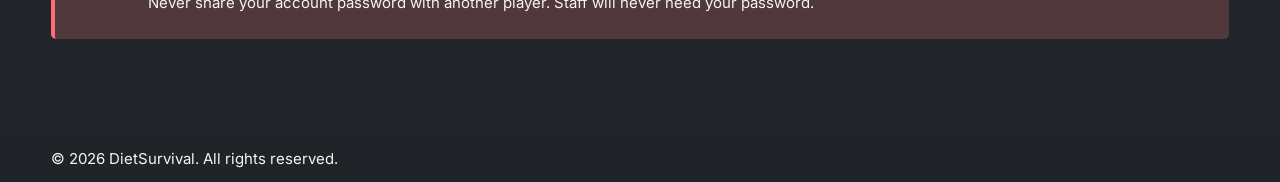
<file: tutorial.html>
<!doctype html>
<html lang="en">
<head>
<meta charset="utf-8">
<meta name="viewport" content="width=device-width, initial-scale=1, viewport-fit=cover">
<title>DietSurvival Tutorials</title>
<link rel="icon" type="image/png" href="assets/favicon.png">
<link rel="preconnect" href="https://fonts.googleapis.com">
<link rel="preconnect" href="https://fonts.gstatic.com" crossorigin>
<link href="https://fonts.googleapis.com/css2?family=Inter:wght@400;600;700;800;900&display=swap" rel="stylesheet">
<link rel="stylesheet" href="style.css">
<style>
.tutorial-hero{min-height:345px;display:grid;place-items:center;text-align:center;position:relative;background:linear-gradient(rgba(26,31,45,.66),rgba(42,34,37,.72)),url("assets/hero.jpg") center/cover}
.tutorial-hero .inner{padding:60px 20px}.tutorial-hero small{font-weight:800;font-size:15px}.tutorial-hero h1{font-size:55px;margin:5px 0 16px;color:#fff}.tutorial-hero h1 span,.tutorial-content h2 span{color:#f04452}.tutorial-hero p{font-size:16px}
.tutorial-content{padding:70px 0 90px}.tutorial-content h2{font-size:28px;margin:0 0 12px}.tutorial-content>div>p{color:#ddd;max-width:1050px}
.tutorial-grid{display:grid;grid-template-columns:1fr 1fr;gap:22px;margin-top:38px}.tutorial-card{background:#2e3236;padding:25px;border-radius:5px;border-left:3px solid #f04452}.tutorial-card h3{margin:0 0 12px;font-size:20px}.tutorial-card p,.tutorial-card li{color:#ddd}.tutorial-card code{background:#1f2225;padding:3px 7px;border-radius:4px;color:#ff7c88}
.tutorial-alert{display:flex;align-items:center;gap:25px;margin-top:40px;padding:25px 30px;background:#51383c;border-left:4px solid #ff6b76;border-radius:5px}.tutorial-alert strong{font-size:25px;display:block}.tutorial-alert .warning{font-size:38px;color:#ff707a}
@media(max-width:760px){.tutorial-grid{grid-template-columns:1fr}.tutorial-hero h1{font-size:38px}}
</style>

<style>
.portal-tutorial{
  margin-top:55px;
  display:grid;
  grid-template-columns:1.15fr .85fr;
  gap:42px;
  align-items:center;
  padding:30px;
  background:#2e3236;
  border-radius:7px;
}
.portal-image img{
  width:100%;
  display:block;
  border-radius:18px 3px 18px 3px;
  aspect-ratio:16/9;
  object-fit:cover;
}
.portal-copy h2{margin-top:0!important}
.portal-copy p,.portal-copy li{color:#ddd}
.portal-copy ul{padding-left:20px;line-height:1.8}
@media(max-width:760px){
  .portal-tutorial{grid-template-columns:1fr;padding:18px}
}
</style>


<style>
.quest-guide{margin-top:55px;display:grid;grid-template-columns:1fr 1fr;gap:42px;align-items:center;padding:30px;background:#2e3236;border-radius:7px}
.quest-image img{width:100%;display:block;aspect-ratio:16/9;object-fit:cover;border-radius:18px 3px 18px 3px}
.quest-copy h2{font-size:36px!important;margin:5px 0 8px!important;color:#fff}.quest-copy h2 span{color:#f04452}
.quest-copy p,.quest-copy li{color:#ddd}.quest-copy ul{padding-left:20px;line-height:1.8}.quest-copy li::marker{color:#f04452}
@media(max-width:800px){.quest-guide{grid-template-columns:1fr;padding:18px}}
</style>


<style id="diet-responsive-v2">
/* Desktop + phone optimization */
html{-webkit-text-size-adjust:100%;overflow-x:hidden}
body{overflow-x:hidden}
img,video{max-width:100%;height:auto}
button,a,input{touch-action:manipulation}
.wrap{width:min(1400px,92%);margin-inline:auto}

/* Avoid oversized fixed content */
section,main,header,footer{max-width:100%}
.hero,.staff-hero,.rules-hero{background-position:center;background-size:cover}
.card,.rule-card{min-width:0}

/* Tablets */
@media (max-width:1024px){
  nav{gap:18px!important}
  .wrap{width:92%!important}
  .rules-grid{gap:14px!important}
  .quest-guide{gap:24px!important}
}

/* Phones */
@media (max-width:760px){
  body{font-size:15px}
  header{
    height:auto!important;min-height:64px!important;
    padding:11px 16px!important;gap:10px!important;
    flex-wrap:wrap!important;position:relative!important
  }
  .brand{font-size:18px!important;gap:8px!important}
  .brand img{height:40px!important;max-width:48px!important;object-fit:contain}
  nav{
    width:100%!important;display:flex!important;
    gap:5px 14px!important;justify-content:flex-start!important;
    overflow-x:auto!important;white-space:nowrap!important;
    padding:2px 0 4px!important;scrollbar-width:none
  }
  nav::-webkit-scrollbar{display:none}
  nav a{font-size:12px!important;padding:9px 2px!important;flex:0 0 auto}
  .discord{padding:9px 12px!important}

  .hero,.staff-hero,.rules-hero{
    min-height:300px!important;height:auto!important;
    padding:52px 18px!important;background-attachment:scroll!important
  }
  .hero h1,.staff-hero h1,.rules-hero h1{
    font-size:clamp(32px,10vw,44px)!important;line-height:1.02!important
  }
  .hero p,.staff-hero p,.rules-hero p{font-size:14px!important;line-height:1.55!important}

  /* Common two-column sections become stacked */
  .quest-guide,.portal-tutorial,.shop-guide{
    grid-template-columns:1fr!important;gap:22px!important;
    padding:18px!important;margin-top:28px!important
  }
  .quest-image img,.portal-tutorial img,.shop-guide img{
    width:100%!important;max-height:none!important;object-fit:cover
  }

  .rules-section,.staff-area,main{padding-top:34px!important}
  .rules-grid{grid-template-columns:1fr!important}
  .rule-card{padding:17px!important}
  .rule-card .num{flex-basis:40px!important;width:40px!important;height:40px!important}

  .grid,.staff-grid{gap:14px!important}
  .card,.member{width:calc(50% - 8px)!important;max-width:190px}
  .role{margin-bottom:30px!important}
  .role h2,.role-title{font-size:19px!important}

  footer{padding:18px 16px!important;text-align:center}
}

/* Very small phones */
@media (max-width:430px){
  .wrap{width:91%!important}
  .hero,.staff-hero,.rules-hero{padding:42px 14px!important}
  .hero h1,.staff-hero h1,.rules-hero h1{font-size:31px!important}
  .card,.member{width:100%!important;max-width:220px}
  .grid,.staff-grid{justify-content:center!important}
  .rule-card{gap:12px!important}
  .rule-card h3{font-size:15px!important}
  .rule-card p{font-size:13px!important}
}
</style>

</head>
<body>
<header>
<a class="brand" href="index.html"><img src="assets/logo.png"><b>Diet<span>Survival</span></b></a>
<nav><a href="index.html">Home</a><a href="tutorial.html" style="color:#f04452">Tutorial</a><a href="rules.html">Rules</a><a href="https://store.dietsurvival.fun/">Store</a><a href="staff-team.html">Staff-Team</a></nav>
</header>

<section class="tutorial-hero">
<div class="inner">
<small>PLAY.DIETSURVIVAL.FUN</small>
<h1>SERVER <span>TUTORIALS</span></h1>
<p>Everything you need to start playing and learn the important DietSurvival commands.</p>
</div>
</section>

<main class="section tutorial-content">
<div class="wrap">
<h2>Getting <span>Started</span></h2>
<p>New to DietSurvival? Follow these quick guides to join the server, create your account and learn the most useful survival features.</p>

<section class="portal-tutorial">
  <div class="portal-image">
    <img src="assets/overworld-portal.png" alt="DietSurvival portal to the Overworld">
  </div>
  <div class="portal-copy">
    <h2>Portal to <span>Overworld</span></h2>
    <p>When you join DietSurvival, head to the portal area at spawn to begin your survival adventure.</p>
    <ul>
      <li>Find the glowing portal at spawn.</li>
      <li>Walk into the portal to enter the Overworld.</li>
      <li>You can also speak to the <b>Tutorial</b> NPC nearby if you need help.</li>
      <li>Once teleported, explore the wilderness and start building your base.</li>
    </ul>
  </div>
</section>

<section class="shop-guide">
  <div class="shop-guide-image">
    <img src="assets/shop-tutorial.png" alt="DietSurvival shop GUI">
  </div>

  <div class="shop-guide-copy">
    <div class="tutorial-label">TUTORIAL</div>
    <h2>Shop</h2>
    <div class="shop-title-line"></div>

    <p>Use the DietSurvival shop to buy useful blocks, items and resources for your survival journey.</p>

    <button class="command-box" type="button" onclick="copyTutorialCommand('/shop', this)">
      <span class="command-icon">›_</span>
      <span><small>Open Shop</small><strong>/shop</strong></span>
      <span class="copy-icon">⧉</span>
    </button>
    <p class="command-help">Type <b>/shop</b> to open the shop GUI and browse available items.</p>

    <button class="command-box" type="button" onclick="copyTutorialCommand('/sell', this)">
      <span class="command-icon">›_</span>
      <span><small>Open Sell Section</small><strong>/sell</strong></span>
      <span class="copy-icon">⧉</span>
    </button>
    <p class="command-help">Type <b>/sell</b> to open the sell menu and sell your unwanted items for money.</p>

    <h3>What you can do:</h3>
    <ul class="shop-points">
      <li>Buy blocks, tools, food and resources</li>
      <li>Sell unwanted items using <b>/sell</b></li>
      <li>Use an easy-to-navigate shop GUI</li>
      <li>Earn money and progress through survival</li>
    </ul>
  </div>

  <div class="shop-tip">
    <span class="tip-icon">i</span>
    <div><strong>Tip!</strong><p>You can earn money by selling items you don't need. Use <code>/sell</code> to turn resources into cash.</p></div>
  </div>
</section>


<section class="quest-guide">
  <div class="quest-image"><img src="assets/quest-crates.png" alt="DietSurvival quest and voter crates"></div>
  <div class="quest-copy">
    <div class="tutorial-label">TUTORIAL</div>
    <h2>Quests & <span>Crate Keys</span></h2>
    <div class="shop-title-line"></div>
    <p>Complete quests on DietSurvival to earn rewards and crate keys.</p>
    <ul>
      <li>Use <b>/quest</b> to view your available quests.</li>
      <li>Complete the required objectives to earn rewards.</li>
      <li>Use earned Quest Crate Keys at the crate area in spawn.</li>
      <li>You can also get Voter Crate Keys by voting for the server.</li>
    </ul>
  </div>
</section>


<div class="tutorial-grid">
<article class="tutorial-card"><h3>🎮 How to Join</h3><p><b>Java Edition</b></p><p>Server IP: <code>play.dietsurvival.fun</code></p><p><b>Bedrock Edition</b></p><p>Address: <code>play.dietsurvival.fun</code><br>Port: <code>27779</code></p></article>
<article class="tutorial-card"><h3>🔐 Register & Login</h3><p>First time joining:</p><p><code>/register &lt;password&gt; &lt;password&gt;</code></p><p>Returning players:</p><p><code>/login &lt;password&gt;</code></p></article>
<article class="tutorial-card"><h3>🌀 Teleport to Friends</h3><p>Send a teleport request:</p><p><code>/tpa &lt;player&gt;</code></p><p>Accept a request with the server's teleport accept command.</p></article>
<article class="tutorial-card"><h3>💀 Return After Death</h3><p>Return to your previous location with:</p><p><code>/back</code></p></article>
<article class="tutorial-card"><h3>⚔️ Custom PvP Arena</h3><p>Enter the custom PvP arena with:</p><p><code>/warp pvp</code></p><p>Practice combat against other players without risking your valuable survival items.</p></article>
<article class="tutorial-card"><h3>💰 Shop, Quests & Crates</h3><p>Use the server's economy, complete quests and collect crate rewards to progress through DietSurvival.</p></article>
</div>







<div class="tutorial-alert"><div class="warning">⚠</div><div><strong>Important Tip!</strong><span>Never share your account password with another player. Staff will never need your password.</span></div></div>
</div>
</main>

<footer><div class="wrap">© 2026 DietSurvival. All rights reserved.</div></footer>

<style>
.shop-guide{margin-top:55px;display:grid;grid-template-columns:1fr 1fr;gap:42px;align-items:center}
.shop-guide-image img{width:100%;aspect-ratio:16/9;object-fit:cover;display:block;border-radius:20px}
.tutorial-label{font-weight:900;color:#f04452;font-size:14px;letter-spacing:.04em}
.shop-guide-copy h2{font-size:38px!important;margin:5px 0 8px!important;color:#fff}
.shop-title-line{width:105px;height:2px;background:#777;margin-bottom:22px;position:relative}
.shop-title-line:before{content:"";position:absolute;width:42px;height:3px;background:#f04452;left:0;top:-1px}
.shop-guide-copy>p{color:#ddd;line-height:1.6}
.command-box{width:100%;border:1px solid #484d52;background:#25292d;color:#fff;border-radius:8px;padding:13px 16px;display:grid;grid-template-columns:50px 1fr 30px;gap:12px;align-items:center;text-align:left;cursor:pointer;margin-top:18px}
.command-box:hover{border-color:#f04452;background:#292d31}
.command-icon{width:42px;height:42px;border-radius:8px;background:#422d31;color:#f04452;display:grid;place-items:center;font-size:22px;font-weight:800}
.command-box small{display:block;color:#ddd;font-size:13px;margin-bottom:2px}.command-box strong{display:block;color:#f04452;font-size:22px}
.copy-icon{font-size:22px}.command-help{font-size:13px;margin:7px 0 0!important}.command-help b{color:#f04452}
.shop-guide-copy h3{margin:25px 0 10px}.shop-points{padding-left:20px;line-height:1.7;color:#ddd}.shop-points li::marker{color:#f04452}
.shop-tip{grid-column:1/-1;background:#4b2d32;border:1px solid #79373f;border-left:5px solid #f04452;border-radius:7px;padding:20px 25px;display:flex;align-items:center;gap:20px}
.tip-icon{width:42px;height:42px;border-radius:50%;background:#f04452;color:#17191b;display:grid;place-items:center;font-weight:900;font-size:23px}
.shop-tip strong{display:block;color:#f04452;font-size:24px}.shop-tip p{margin:4px 0 0;color:#eee}.shop-tip code{background:#202225;padding:3px 8px;border-radius:4px}
@media(max-width:800px){.shop-guide{grid-template-columns:1fr}.shop-tip{grid-column:auto}.shop-guide-copy h2{font-size:32px!important}}
</style>
<script>
function copyTutorialCommand(command, button){
  navigator.clipboard.writeText(command).then(function(){
    const old = button.querySelector('.copy-icon').textContent;
    button.querySelector('.copy-icon').textContent='✓';
    setTimeout(()=>button.querySelector('.copy-icon').textContent=old,1000);
  });
}
</script>

</body></html>
</file>
<file: style.css>
*{box-sizing:border-box}html{scroll-behavior:smooth}body{margin:0;background:#22262a;color:#f5f5f5;font:15px/1.55 Inter,Arial,sans-serif}a{color:inherit;text-decoration:none}.wrap{width:min(1360px,84%);margin:auto}header{height:78px;display:flex;align-items:center;justify-content:space-between;padding:0 8%;background:#202428;position:sticky;top:0;z-index:20}.brand{display:flex;align-items:center;gap:12px;font-size:20px}.brand img{height:48px;width:42px;object-fit:contain}.brand span,h1,.section h2 span,.discord span{color:#f04452}nav{display:flex;gap:34px;font-weight:700}nav a:hover{color:#f04452}.hero{min-height:650px;position:relative;display:flex;align-items:center;overflow:hidden}.hero-bg{position:absolute;inset:0;background:linear-gradient(#151b2a99,#2b2020aa),url("assets/hero.jpg") center/cover;filter:blur(3px);transform:scale(1.01)}.hero-grid{position:relative;display:grid;grid-template-columns:1.15fr .85fr;gap:70px;align-items:center}.hero h4{font-size:25px;margin:0 0 3px}.hero h1{font-size:54px;line-height:1;margin:0 0 25px;font-weight:900}.hero p{max-width:650px}.buttons{display:flex;gap:16px;margin-top:20px}.buttons button,.buttons a,.discord a{padding:11px 27px;border:1px solid #fff;background:#f04452;color:#fff;font-weight:800;cursor:pointer}.buttons a{background:#ffffff0b}.hero-side{text-align:center}.hero-side>img{width:145px;filter:drop-shadow(0 15px 20px #0008)}.status{display:grid;grid-template-columns:1fr 1fr;background:#ffffff0a;margin-top:30px}.status div{padding:18px;text-align:left;display:grid;grid-template-columns:48px 1fr;column-gap:14px}.status i{grid-row:1/3;width:43px;height:43px;background:#f04452;border:8px solid #9c2934}.status b,.status small{display:block}.section{padding:75px 0;background:#22262a}.section.alt{background:#2b2f33}.section h2{font-size:27px;margin:0 0 28px;display:inline-block;border-bottom:1px solid #bbb;padding-bottom:7px}.section h2:after{content:"";display:block;width:42px;border-bottom:3px solid #f04452;position:relative;top:10px}.section h3{margin:26px 0 3px}.about{display:grid;grid-template-columns:1fr 250px;gap:80px}.about>img{width:170px;margin:auto}.about ul,.modes ul{padding-left:20px}.modes{display:grid;grid-template-columns:1fr 1.35fr;gap:55px 45px;align-items:center}.mode-image{height:260px;border-radius:32px 3px 32px 3px;background-size:cover;background-position:center}.hero-shot{background-image:url("assets/survival.png")}.pvp-shot{background-image:url("assets/pvp.png")}.discord{height:285px;display:grid;place-items:center;text-align:center;background:linear-gradient(#172034a8,#172034a8),url("assets/hero.jpg") center/cover fixed}.discord h2{font-size:27px;line-height:1.2;margin-bottom:35px}.vote-grid{display:grid;grid-template-columns:repeat(4,1fr);gap:35px;margin-top:20px}.vote-grid>div{background:#2d3135;padding:20px;min-height:105px;position:relative}.vote-grid small{display:block;margin-top:14px}.vote-grid i{position:absolute;right:18px;bottom:22px;background:#8f2631;color:#ff7b86;padding:9px 14px;font-style:normal}.faq details{background:#373b3e;margin:16px 0}.faq summary{padding:18px;font-weight:800;cursor:pointer;list-style:none}.faq summary:after{content:"+";float:right}.faq details[open] summary:after{content:"−"}.faq details p{padding:0 18px 20px;margin:0;color:#ddd}footer{padding:18px 0;background:#202428}.hidden-anchor{height:0}.toast,#toast{position:fixed;bottom:25px;left:50%;transform:translate(-50%,100px);background:#f04452;padding:12px 22px;transition:.2s;z-index:50}.toast.show,#toast.show{transform:translate(-50%,0)}
@media(max-width:850px){nav{display:none}.wrap{width:90%}.hero{padding:80px 0}.hero-grid,.about,.modes{grid-template-columns:1fr}.hero h1{font-size:38px}.hero-side{margin-top:20px}.status,.vote-grid{grid-template-columns:1fr 1fr}.about>img{display:none}.modes>div:nth-child(3){order:4}.pvp-shot{order:3}.discord{background-attachment:scroll}}@media(max-width:520px){.status,.vote-grid{grid-template-columns:1fr}.hero h4{font-size:18px}.hero h1{font-size:31px}.section{padding:55px 0}}
.vote-card{display:block;background:#2d3135;padding:20px;min-height:105px;position:relative;transition:.2s}
.vote-card:hover{transform:translateY(-3px);background:#34383c}
.vote-card small{display:block;margin-top:14px;color:#eee;padding-right:45px}
.vote-card i{position:absolute;right:18px;bottom:22px;background:#8f2631;color:#ff7b86;padding:9px 14px;font-style:normal}


/* Floating DietSurvival can animation */
.hero-side > img {
  position: relative;
  animation: dietCanFloat 3.2s ease-in-out infinite;
  will-change: transform, filter;
  transition: transform .25s ease, filter .25s ease;
  filter: drop-shadow(0 18px 18px rgba(0,0,0,.45));
}

.hero-side > img:hover {
  animation-play-state: paused;
  transform: translateY(-10px) scale(1.08) rotate(2deg);
  filter:
    drop-shadow(0 24px 22px rgba(0,0,0,.48))
    drop-shadow(0 0 16px rgba(240,68,82,.42));
}

.hero-side::before {
  content: "";
  display: block;
  position: absolute;
  width: 115px;
  height: 18px;
  left: 50%;
  top: 188px;
  transform: translateX(-50%);
  border-radius: 50%;
  background: rgba(0,0,0,.30);
  filter: blur(8px);
  animation: dietCanShadow 3.2s ease-in-out infinite;
  pointer-events: none;
}

.hero-side {
  position: relative;
}

@keyframes dietCanFloat {
  0%,100% { transform: translateY(0) rotate(-1deg); }
  50% { transform: translateY(-18px) rotate(1deg); }
}

@keyframes dietCanShadow {
  0%,100% { transform: translateX(-50%) scale(1); opacity:.42; }
  50% { transform: translateX(-50%) scale(.72); opacity:.22; }
}

@media (prefers-reduced-motion: reduce) {
  .hero-side > img,
  .hero-side::before {
    animation: none;
  }
}

/* Live Discord + Minecraft status cards */
.status{display:grid;grid-template-columns:1fr 1fr;gap:0;background:rgba(255,255,255,.08);margin-top:30px;backdrop-filter:blur(10px)}
.status-card{min-width:0;padding:17px;display:flex;align-items:center;gap:15px;text-align:left;color:#fff}
.status-logo{width:48px;height:48px;flex:0 0 48px;display:grid;place-items:center;border-radius:5px;background:#ef4351;box-shadow:inset 0 0 0 7px #a52d39}
.discord-logo svg{width:25px;color:#fff}.mc-logo{font-size:24px}
.status-copy{min-width:0}.status-copy b,.status-copy small{display:block}.status-copy b{font-size:14px;margin-bottom:3px}.status-copy small{font-size:12px;white-space:nowrap}.status-copy .muted{color:#e5e5e5;margin-top:2px}
.live-dot{display:inline-block;width:7px;height:7px;border-radius:50%;background:#5ee46d;margin-right:7px;box-shadow:0 0 8px #5ee46d}
.status-card.offline .live-dot{background:#ef4351;box-shadow:0 0 8px #ef4351}
.discord-status:hover{background:rgba(88,101,242,.12)}
.minecraft-status:hover{background:rgba(240,68,82,.08)}
@media(max-width:520px){.status{grid-template-columns:1fr}.status-card{border-bottom:1px solid #ffffff12}}


/* ===== Compact live status cards — reference-match override ===== */
.hero-side .status{
  width:100%;
  max-width:550px;
  margin:30px auto 0;
  display:grid;
  grid-template-columns:1fr 1fr;
  gap:0;
  padding:0;
  background:rgba(83,81,91,.58);
  border:0;
  border-radius:4px;
  overflow:hidden;
  backdrop-filter:blur(7px);
  box-shadow:none;
}
.hero-side .status-card{
  min-width:0;
  height:98px;
  padding:18px 20px;
  display:flex;
  align-items:center;
  gap:15px;
  background:transparent !important;
  border:0;
  border-radius:0;
}
.hero-side .status-logo{
  width:60px;
  height:60px;
  flex:0 0 60px;
  border-radius:5px;
  background:#369d50;
  box-shadow:none;
  display:grid;
  place-items:center;
}
.hero-side .discord-logo svg{
  width:31px;
  height:25px;
  color:#96f68f;
}
.hero-side .mc-logo{
  font-size:0;
}
.hero-side .mc-logo::before{
  content:"";
  width:38px;
  height:38px;
  border-radius:4px;
  background:#96f68f;
  display:block;
}
.hero-side .status-copy{
  min-width:0;
  text-align:left;
  line-height:1.25;
}
.hero-side .status-copy b{
  display:block;
  font-size:16px;
  line-height:1.15;
  font-weight:800;
  margin:0 0 3px;
  white-space:nowrap;
}
.hero-side .status-copy small{
  display:block;
  font-size:13px;
  line-height:1.25;
  color:#fff;
  white-space:nowrap;
}
.hero-side .status-copy .muted{
  display:none;
}
.hero-side .live-dot{
  display:none;
}
.hero-side .status-card.offline .status-logo{
  background:#8e3540;
}
@media(max-width:650px){
  .hero-side .status{grid-template-columns:1fr}
  .hero-side .status-card{height:88px}
}


/* ===== FINAL STATUS CARD FIX ===== */
.hero-side .status{
  width:100%;
  max-width:560px;
  margin:28px auto 0;
  display:grid !important;
  grid-template-columns:1fr 1fr !important;
  background:rgba(74,70,80,.62) !important;
  backdrop-filter:blur(10px);
  border-radius:4px;
  overflow:hidden;
}

.hero-side .status-card{
  height:100px !important;
  padding:18px !important;
  display:flex !important;
  flex-direction:row !important;
  align-items:center !important;
  gap:14px !important;
  background:transparent !important;
  border:0 !important;
  overflow:hidden;
}

.hero-side .status-logo{
  position:relative !important;
  width:58px !important;
  height:58px !important;
  min-width:58px !important;
  flex:0 0 58px !important;
  display:grid !important;
  place-items:center !important;
  border-radius:4px !important;
  background:#ef4351 !important;
  box-shadow:inset 0 0 0 7px #a82f3b !important;
  color:white !important;
}

.hero-side .status-logo::before,
.hero-side .status-logo::after{
  content:none !important;
  display:none !important;
}

.hero-side .discord-logo svg{
  display:block !important;
  width:28px !important;
  height:24px !important;
  color:#fff !important;
}

.hero-side .mc-logo{
  font-size:25px !important;
  color:#fff !important;
}

.hero-side .status-copy{
  display:block !important;
  min-width:0 !important;
  text-align:left !important;
}

.hero-side .status-copy b{
  display:block !important;
  margin:0 0 5px !important;
  font-size:15px !important;
  line-height:1.15 !important;
  font-weight:800 !important;
  color:#fff !important;
  white-space:normal !important;
}

.hero-side .status-copy small{
  display:block !important;
  margin:0 !important;
  font-size:12px !important;
  line-height:1.25 !important;
  color:#fff !important;
  white-space:normal !important;
}

.hero-side .status-copy .muted{
  display:none !important;
}

.hero-side .live-dot{
  display:none !important;
}

.hero-side .status-card:hover{
  background:rgba(255,255,255,.035) !important;
}

.hero-side .status-card.offline .status-logo{
  background:#ef4351 !important;
}

@media(max-width:650px){
  .hero-side .status{
    grid-template-columns:1fr !important;
  }
  .hero-side .status-card{
    height:90px !important;
  }
}

/* ===== Center status icons + Minecraft grass block ===== */
.hero-side .status-card{
  display:grid !important;
  grid-template-columns:64px 1fr !important;
  align-items:center !important;
  column-gap:16px !important;
}

.hero-side .status-logo{
  width:58px !important;
  height:58px !important;
  margin:0 auto !important;
  display:flex !important;
  align-items:center !important;
  justify-content:center !important;
}

.hero-side .discord-logo svg{
  width:30px !important;
  height:30px !important;
  margin:auto !important;
}

/* Small CSS Minecraft-style grass block */
.hero-side .mc-logo{
  font-size:0 !important;
}

.grass-block{
  position:relative;
  display:block;
  width:34px;
  height:30px;
  margin:auto;
  background:
    linear-gradient(135deg, transparent 0 8px, #76502f 8px 100%);
  clip-path:polygon(50% 0,100% 25%,100% 75%,50% 100%,0 75%,0 25%);
  filter:drop-shadow(0 2px 1px rgba(0,0,0,.28));
}

.grass-block::before{
  content:"";
  position:absolute;
  left:0;
  top:0;
  width:100%;
  height:50%;
  background:
    linear-gradient(135deg,#79c64b 0 25%,#62ad3c 25% 50%,#8bd257 50% 75%,#559b36 75%);
  clip-path:polygon(50% 0,100% 50%,50% 100%,0 50%);
}

.grass-block::after{
  content:"";
  position:absolute;
  inset:13px 4px 3px;
  background:
    repeating-linear-gradient(135deg,#825a36 0 5px,#684628 5px 9px,#91633b 9px 13px);
  clip-path:polygon(50% 0,100% 20%,100% 72%,50% 100%,0 72%,0 20%);
  z-index:-1;
}

.mob-shot{background-image:url("assets/mob-arena.png");background-position:center;background-size:cover}
\n/* ===== Tutorials section ===== */\n.tutorial-section{background:#22262a;color:#f5f5f5}\n.tutorial-hero{min-height:330px;display:flex;align-items:center;text-align:center;background:linear-gradient(rgba(23,30,46,.70),rgba(53,45,48,.72)),url("assets/hero.jpg") center/cover}\n.tutorial-hero-inner small{display:block;font-weight:800;letter-spacing:.5px;margin-bottom:4px}\n.tutorial-hero h2{margin:0;font-size:54px;line-height:1.05;font-weight:900}\n.tutorial-hero h2 span,.tutorial-body h2 span{color:#f04452}\n.tutorial-hero p{font-size:16px;margin:24px auto 0;max-width:700px}\n.tutorial-body{padding:70px 0 78px}\n.tutorial-body>h2{font-size:29px;margin:0 0 10px}\n.tutorial-body>p{max-width:1050px;margin:0 0 35px;color:#e5e5e5}\n.tutorial-grid{display:grid;grid-template-columns:repeat(3,1fr);gap:18px}\n.tutorial-grid article{position:relative;min-height:190px;padding:26px 24px;background:#2d3135;border:1px solid rgba(255,255,255,.045);transition:.2s}\n.tutorial-grid article:hover{transform:translateY(-3px);border-color:rgba(240,68,82,.5)}\n.tutorial-grid h3{font-size:18px;margin:8px 0 12px}\n.tutorial-grid p{margin:0;color:#ddd;line-height:1.65}\n.tutorial-number{font-size:13px;font-weight:900;color:#f04452;letter-spacing:2px}\n.tutorial-grid code{background:#1f2225;color:#ff8993;padding:2px 6px;border-radius:4px}\n.tutorial-alert{margin-top:42px;padding:25px 30px;display:flex;align-items:center;gap:25px;background:#563b40;border-left:4px solid #ff737e;border-radius:5px}\n.tutorial-alert .alert-icon{width:48px;height:48px;flex:0 0 48px;display:grid;place-items:center;background:#ff737e;color:#432b30;font-size:28px;font-weight:900;clip-path:polygon(50% 0,100% 100%,0 100%)}\n.tutorial-alert h3{font-size:27px;margin:0 0 4px}\n.tutorial-alert p{margin:0;color:#ffc0c5}\n@media(max-width:900px){.tutorial-grid{grid-template-columns:1fr 1fr}.tutorial-hero h2{font-size:42px}}\n@media(max-width:560px){.tutorial-grid{grid-template-columns:1fr}.tutorial-hero{min-height:280px}.tutorial-hero h2{font-size:34px}.tutorial-alert{align-items:flex-start;padding:22px 18px}}\n
</file>
